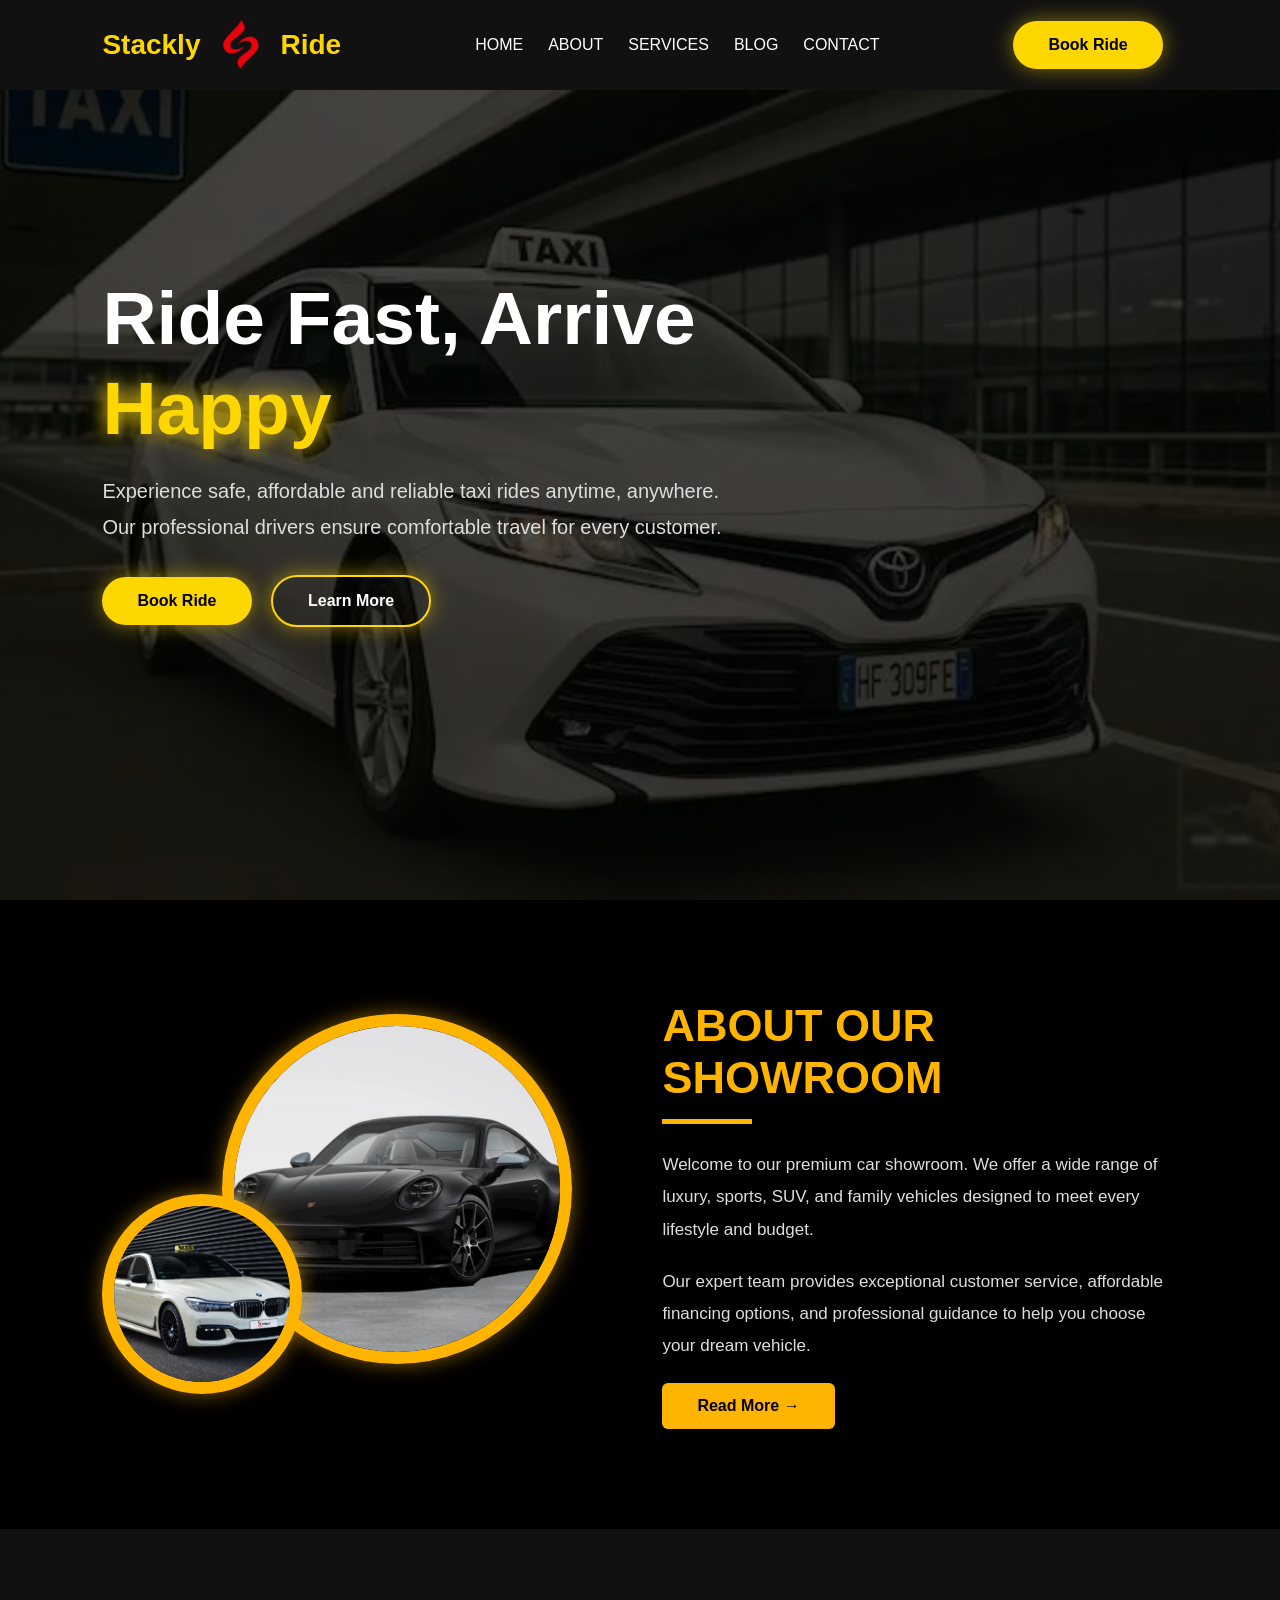
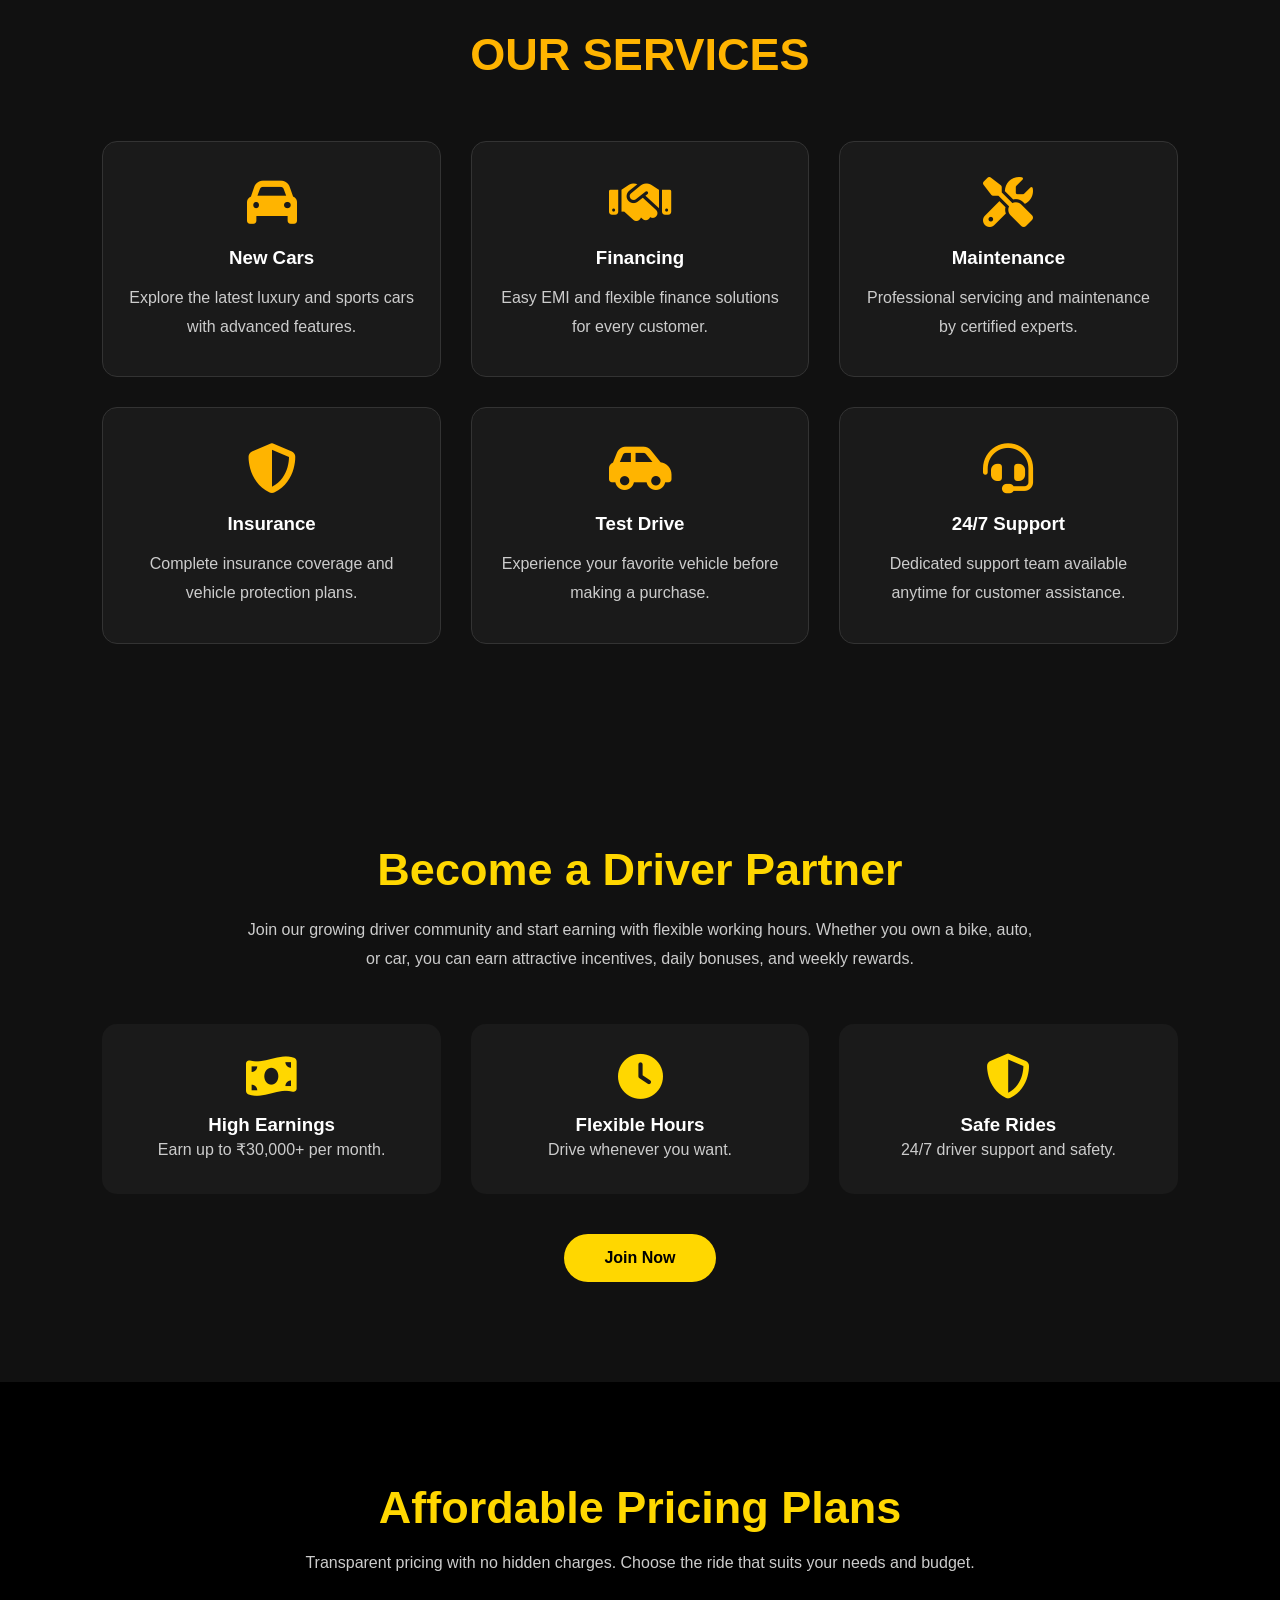
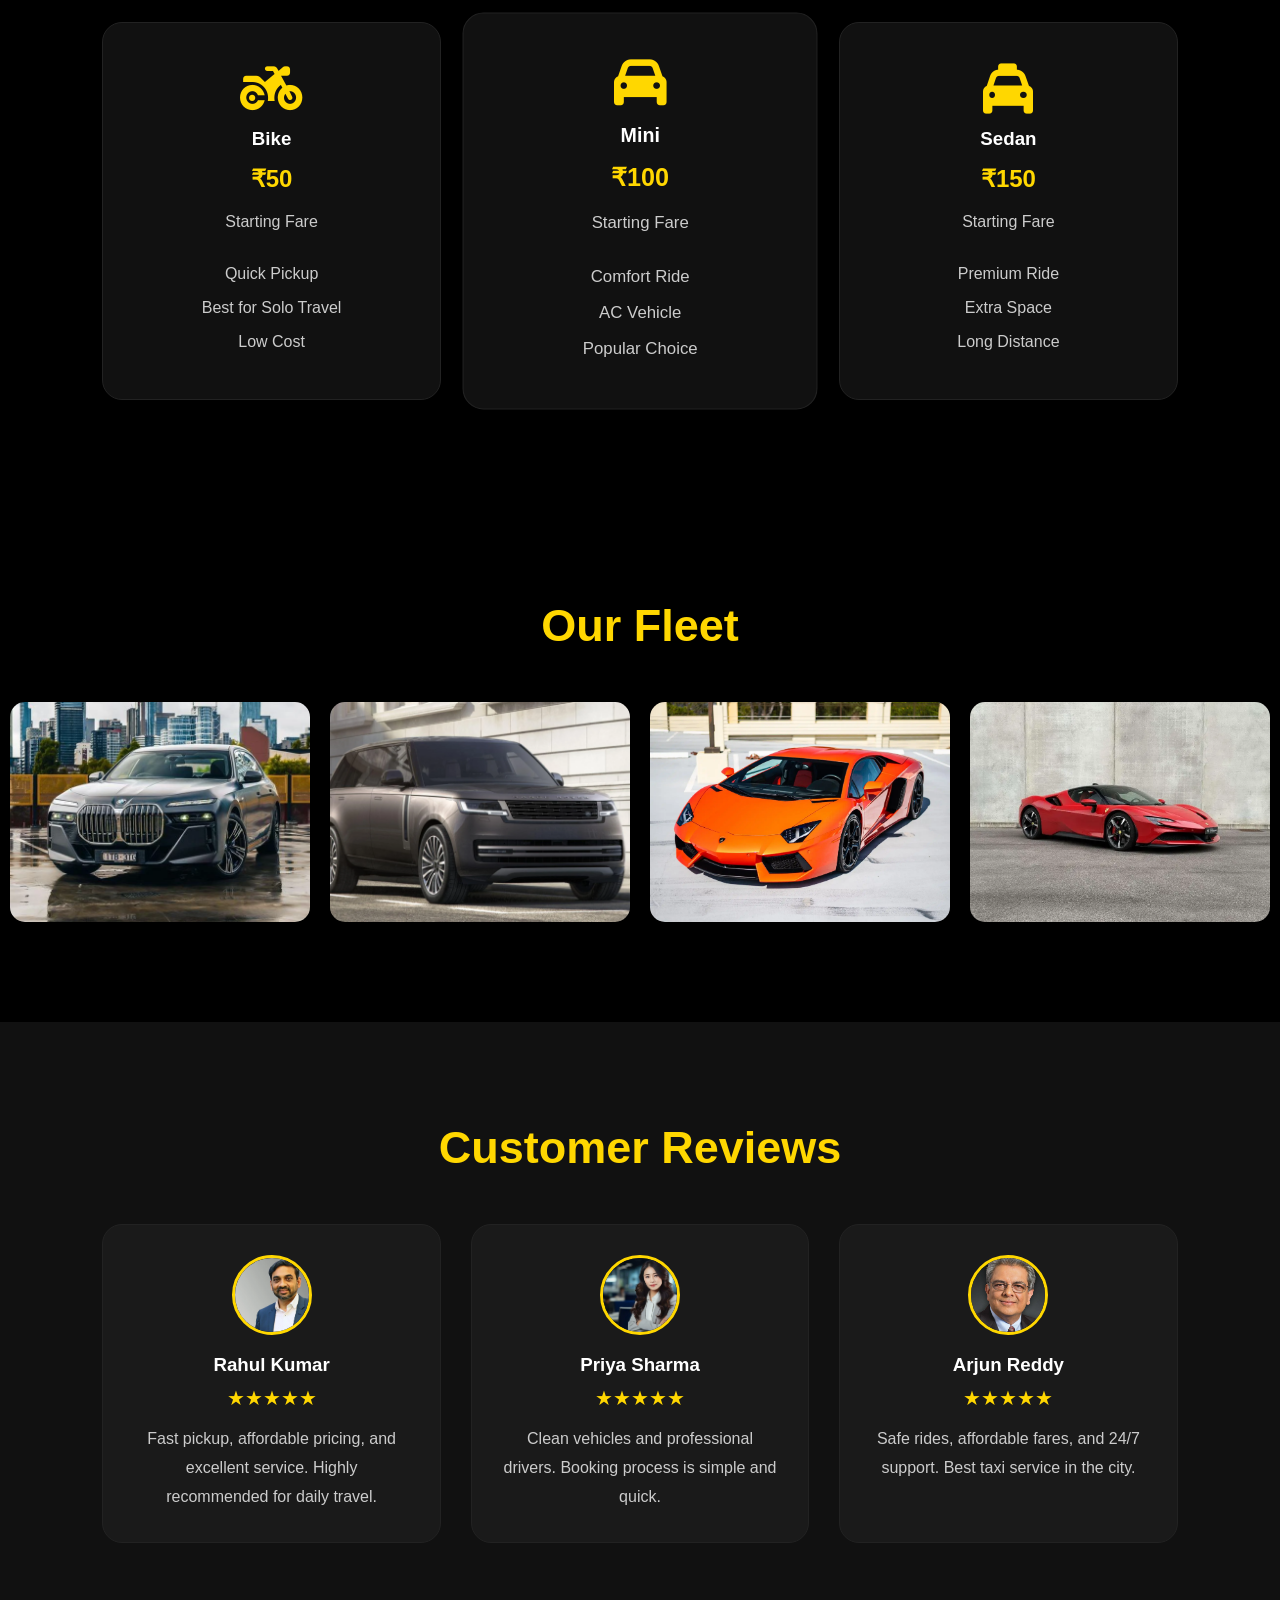
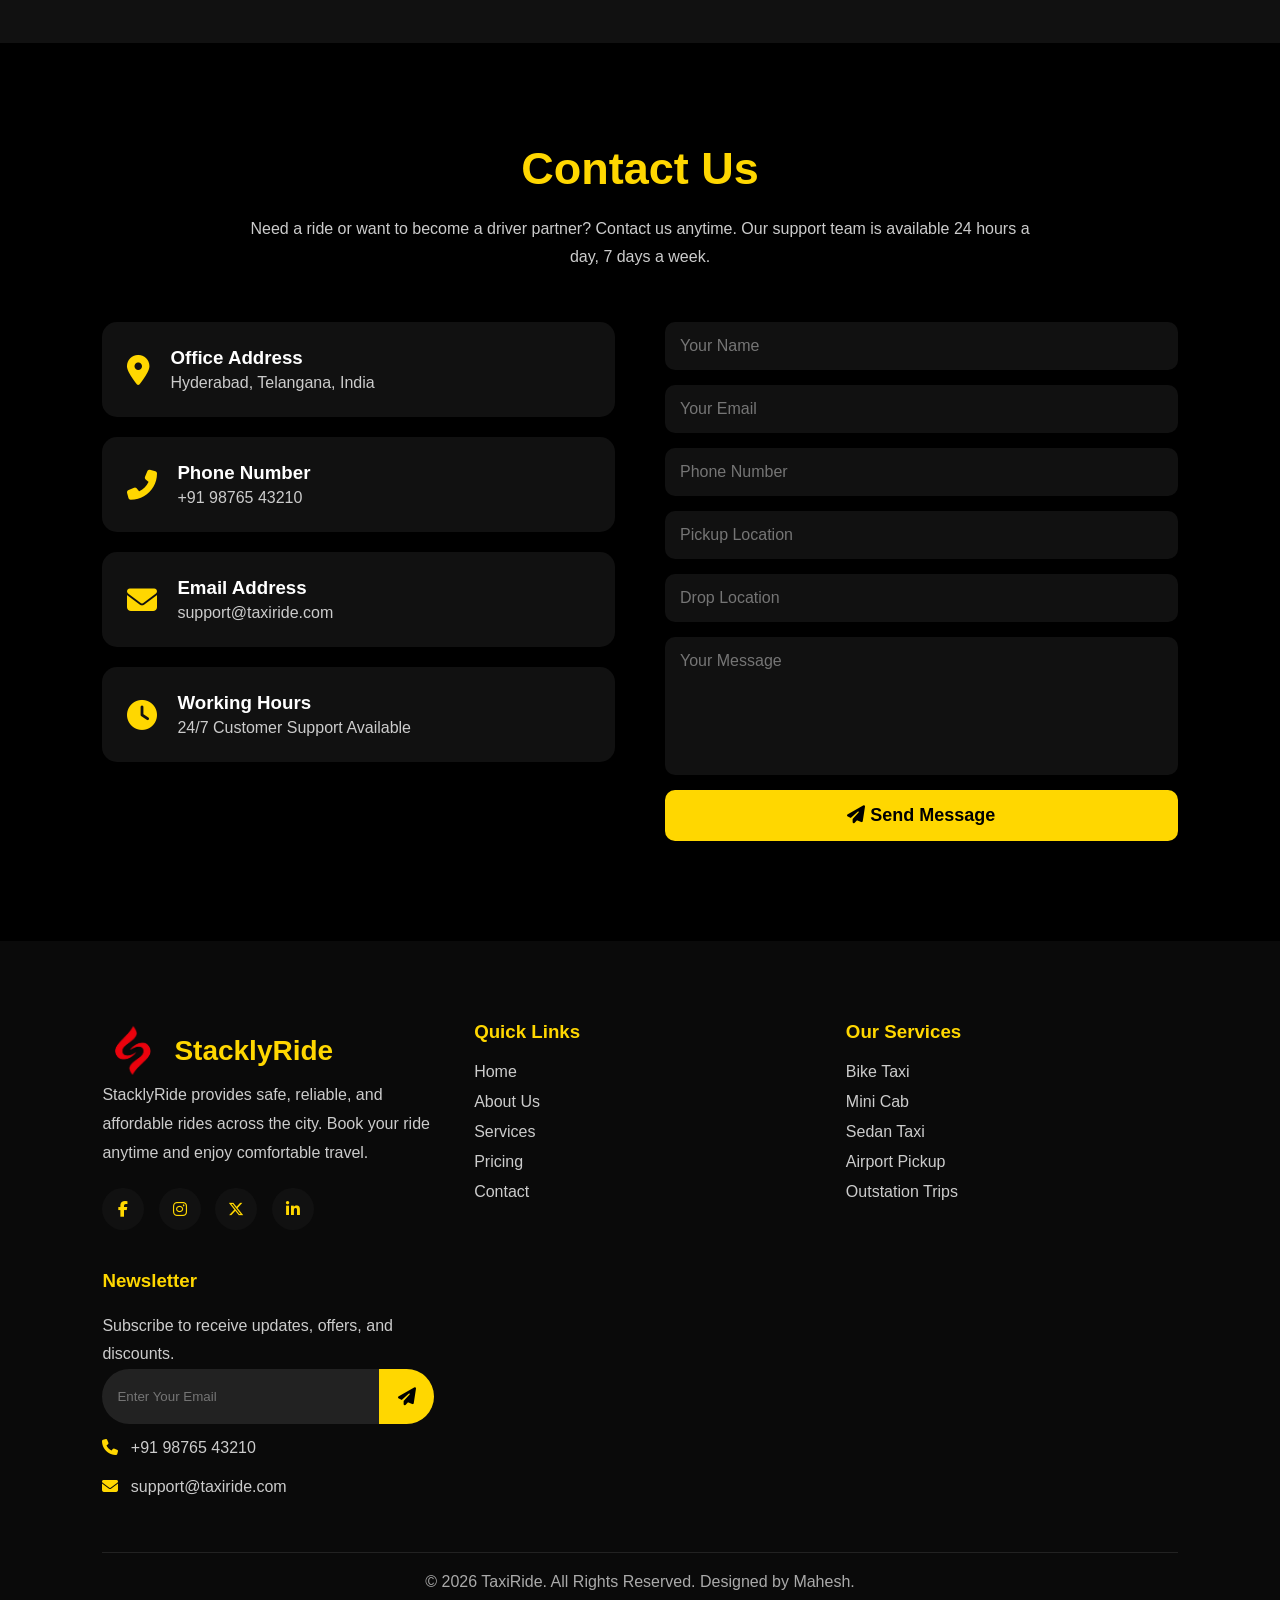
<file: index.html>
<!DOCTYPE html>
<html lang="en">
<head>
<meta charset="UTF-8">
<meta name="viewport" content="width=device-width, initial-scale=1.0">
<title>QuickRide Taxi Service</title>

<link rel="stylesheet" href="style.css">

<link rel="stylesheet"
href="https://cdnjs.cloudflare.com/ajax/libs/font-awesome/6.6.0/css/all.min.css">

</head>
<body>

<header>
<div class="logo">
    <span>Stackly</span>
    <a href="index.html">
    <img src="image-12.webp" alt="Stackly Ride Logo">

    <span>Ride</span>
    </a>
</div>

    <!-- Toggle Button -->
    <div class="menu-toggle">
        <i class="fas fa-bars"></i>
    </div>

    <nav>
        <ul id="menu">
            <li><a href="index.html">HOME</a></li>
            <li><a href="about.html">ABOUT</a></li>
            <li><a href="services.html">SERVICES</a></li>

            <li><a href="blog.html">BLOG</a></li>
            <li><a href="contact.html">CONTACT</a></li>

            

            <!-- Mobile Only Button -->
            <li class="mobile-btn">
                <a href="login.html" class="btn">Book Ride</a>
            </li>
        </ul>
    </nav>

    <!-- Desktop Button -->
    <a href="login.html" class="btn desktop-btn">Book Ride</a>

</header>

<section class="hero">
    <div class="overlay"></div>

    <div class="hero-content">
        <h1>Ride Fast, Arrive <span>Happy</span></h1>

        <p>
            Experience safe, affordable and reliable taxi rides
            anytime, anywhere. Our professional drivers ensure
            comfortable travel for every customer.
        </p>

        <div class="hero-btns">
            <a href="login.html" class="btn">Book Ride</a>
            <a href="about.html" class="btn btn2">Learn More</a>
        </div>
    </div>
</section>

<!-- ABOUT SECTION -->

<section class="about">

    <div class="about-container">

        <div class="about-images slide-left">

            <div class="circle big">
                <img src="image-5.webp" alt="Car">
            </div>

            <div class="circle small">
                <img src="image-11.webp" alt="Luxury Car">
            </div>

        </div>

        <div class="about-content slide-right">

            <h2>ABOUT OUR SHOWROOM</h2>

            <div class="line"></div>

            <p>
                Welcome to our premium car showroom. We offer a wide range of
                luxury, sports, SUV, and family vehicles designed to meet every
                lifestyle and budget.
            </p>

            <p>
                Our expert team provides exceptional customer service,
                affordable financing options, and professional guidance to help
                you choose your dream vehicle.
            </p>

            <a href="about.html" class="about-btn">Read More →</a>

        </div>

    </div>

</section>


<!-- SERVICES SECTION -->

<section class="services">

    <h2>OUR SERVICES</h2>

    <div class="service-box">

        <div class="card">
            <i class="fas fa-car"></i>
            <h3>New Cars</h3>
            <p>
                Explore the latest luxury and sports cars with advanced features.
            </p>
        </div>

        <div class="card">
            <i class="fas fa-handshake"></i>
            <h3>Financing</h3>
            <p>
                Easy EMI and flexible finance solutions for every customer.
            </p>
        </div>

        <div class="card">
            <i class="fas fa-tools"></i>
            <h3>Maintenance</h3>
            <p>
                Professional servicing and maintenance by certified experts.
            </p>
        </div>

        <div class="card">
            <i class="fas fa-shield-alt"></i>
            <h3>Insurance</h3>
            <p>
                Complete insurance coverage and vehicle protection plans.
            </p>
        </div>

        <div class="card">
            <i class="fas fa-car-side"></i>
            <h3>Test Drive</h3>
            <p>
                Experience your favorite vehicle before making a purchase.
            </p>
        </div>

        <div class="card">
            <i class="fas fa-headset"></i>
            <h3>24/7 Support</h3>
            <p>
                Dedicated support team available anytime for customer assistance.
            </p>
        </div>

    </div>

</section>
<!-- DRIVER SECTION -->

<section class="drivers">

    <h2>Become a Driver Partner</h2>

    <p>
        Join our growing driver community and start earning with flexible
        working hours. Whether you own a bike, auto, or car, you can earn
        attractive incentives, daily bonuses, and weekly rewards.
    </p>

    <div class="driver-features">

        <div class="feature">
            <i class="fas fa-money-bill-wave"></i>
            <h3>High Earnings</h3>
            <p>Earn up to ₹30,000+ per month.</p>
        </div>

        <div class="feature">
            <i class="fas fa-clock"></i>
            <h3>Flexible Hours</h3>
            <p>Drive whenever you want.</p>
        </div>

        <div class="feature">
            <i class="fas fa-shield-alt"></i>
            <h3>Safe Rides</h3>
            <p>24/7 driver support and safety.</p>
        </div>

    </div>

    <a href="contact.html" class="driver-btn">Join Now</a>

</section>


<!-- PRICING SECTION -->

<section id="pricing" class="pricing">

    <h2>Affordable Pricing Plans</h2>

    <p class="price-text">
        Transparent pricing with no hidden charges. Choose the ride that
        suits your needs and budget.
    </p>

    <div class="price-box">

        <div class="card">
            <i class="fas fa-motorcycle"></i>
            <h3>Bike</h3>
            <h1>₹50</h1>
            <p>Starting Fare</p>
            <ul>
                <li>Quick Pickup</li>
                <li>Best for Solo Travel</li>
                <li>Low Cost</li>
            </ul>
        </div>

        <div class="card active">
            <i class="fas fa-car"></i>
            <h3>Mini</h3>
            <h1>₹100</h1>
            <p>Starting Fare</p>
            <ul>
                <li>Comfort Ride</li>
                <li>AC Vehicle</li>
                <li>Popular Choice</li>
            </ul>
        </div>

        <div class="card">
            <i class="fas fa-taxi"></i>
            <h3>Sedan</h3>
            <h1>₹150</h1>
            <p>Starting Fare</p>
            <ul>
                <li>Premium Ride</li>
                <li>Extra Space</li>
                <li>Long Distance</li>
            </ul>
        </div>

    </div>

</section>

<!-- OUR FLEET -->

<section class="gallery">

    <h2>Our Fleet</h2>

    <div class="slider">

        <div class="slide-track">

            <img src="image-1.webp" alt="Taxi">
            <img src="image-2.webp" alt="Car">
            <img src="image-3.webp" alt="Luxury Car">
            <img src="image-4.webp" alt="Cab">
            <img src="image-5.webp" alt="Taxi Service">
            <img src="image-6.webp" alt="Fleet">

            <!-- Duplicate for Infinite Scroll -->

            <img src="image-10.webp" alt="Taxi">
            <img src="image-11.webp" alt="Car">
            <img src="image-9.webp" alt="Luxury Car">
            <img src="image-1.webp" alt="Cab">
            <img src="image-4.webp" alt="Taxi Service">
            <img src="image-5.webp" alt="Fleet">

        </div>

    </div>

</section>


<!-- CUSTOMER REVIEWS -->

<section class="reviews">

    <h2>Customer Reviews</h2>

    <div class="review-container">

        <div class="review-card">

            <img src="m_11zon.webp" alt="Customer">

            <h3>Rahul Kumar</h3>

            <div class="stars">
                ★★★★★
            </div>

            <p>
                Fast pickup, affordable pricing, and excellent service.
                Highly recommended for daily travel.
            </p>

        </div>

        <div class="review-card">

            <img src="asian_11zon.webp" alt="Customer">

            <h3>Priya Sharma</h3>

            <div class="stars">
                ★★★★★
            </div>

            <p>
                Clean vehicles and professional drivers.
                Booking process is simple and quick.
            </p>

        </div>

        <div class="review-card">

            <img src="k_11zon.webp" alt="Customer">

            <h3>Arjun Reddy</h3>

            <div class="stars">
                ★★★★★
            </div>

            <p>
                Safe rides, affordable fares, and 24/7 support.
                Best taxi service in the city.
            </p>

        </div>

    </div>

</section>


<!-- CONTACT US -->

<section id="contact" class="contact">

    <h2>Contact Us</h2>

    <p class="contact-text">
        Need a ride or want to become a driver partner?
        Contact us anytime. Our support team is available
        24 hours a day, 7 days a week.
    </p>

    <div class="contact-container">

        <!-- Contact Information -->

        <div class="contact-info">

            <div class="info-box">
                <i class="fas fa-map-marker-alt"></i>

                <div>
                    <h3>Office Address</h3>
                    <p>Hyderabad, Telangana, India</p>
                </div>
            </div>

            <div class="info-box">
                <i class="fas fa-phone-alt"></i>

                <div>
                    <h3>Phone Number</h3>
                    <p>+91 98765 43210</p>
                </div>
            </div>

            <div class="info-box">
                <i class="fas fa-envelope"></i>

                <div>
                    <h3>Email Address</h3>
                    <p>support@taxiride.com</p>
                </div>
            </div>

            <div class="info-box">
                <i class="fas fa-clock"></i>

                <div>
                    <h3>Working Hours</h3>
                    <p>24/7 Customer Support Available</p>
                </div>
            </div>

        </div>

        <!-- Contact Form -->

        <form class="contact-form">

            <input type="text" placeholder="Your Name" required>

            <input type="email" placeholder="Your Email" required>

            <input type="tel" placeholder="Phone Number">

            <input type="text" placeholder="Pickup Location">

            <input type="text" placeholder="Drop Location">

            <textarea rows="6" placeholder="Your Message"></textarea>

            <button type="submit">
                <i class="fas fa-paper-plane"></i>
                Send Message
            </button>

        </form>

    </div>

</section>
<!-- FOOTER SECTION -->

<footer class="footer">

    <div class="footer-container">

        <!-- Company Info -->
<div class="footer-box">

    <div class="footer-logo">
        <a href="index.html">
            <img src="image-12.webp" alt="">
            <h2>StacklyRide</h2>
        </a>
    </div>

    <p>
        StacklyRide provides safe, reliable, and affordable rides across
        the city. Book your ride anytime and enjoy comfortable travel.
    </p>

    <div class="social-icons">
        <a href="404.html"><i class="fab fa-facebook-f"></i></a>
        <a href="404.html"><i class="fab fa-instagram"></i></a>
        <a href="404.html"><i class="fab fa-x-twitter"></i></a>
        <a href="404.html"><i class="fab fa-linkedin-in"></i></a>
    </div>

</div>

        <!-- Quick Links -->

        <div class="footer-box">
            <h3>Quick Links</h3>

            <ul>
                <li><a href="index.html">Home</a></li>
                <li><a href="about.html">About Us</a></li>
                <li><a href="services.html">Services</a></li>
                <li><a href="pricing.html">Pricing</a></li>
                <li><a href="contact.html">Contact</a></li>
            </ul>
        </div>

        <!-- Services -->

        <div class="footer-box">
            <h3>Our Services</h3>

            <ul>
                <li> <a href="services.html">Bike Taxi</a></li>
                <li> <a href="services.html">Mini Cab</a></li>
                <li> <a href="services.html">Sedan Taxi</a></li>
                <li> <a href="services.html">Airport Pickup</a></li>
                <li> <a href="services.html">Outstation Trips</a></li>
            </ul>
        </div>

        <!-- Newsletter -->

        <div class="footer-box">
            <h3>Newsletter</h3>

            <p>
                Subscribe to receive updates, offers, and discounts.
            </p>

        <form class="subscribe-form" action="404.html">
    <input type="email" placeholder="Enter Your Email" required>

    <button type="submit">
        <i class="fas fa-paper-plane"></i>
    </button>
</form>

            <p class="support">
                <i class="fas fa-phone"></i> +91 98765 43210
            </p>

            <p class="support">
                <i class="fas fa-envelope"></i> support@taxiride.com
            </p>

        </div>

    </div>

    <div class="footer-bottom">
        <p>
            © 2026 TaxiRide. All Rights Reserved. Designed by Mahesh.
        </p>
    </div>

</footer>
<script src="script.js"></script>

</body>
</html>
</file>
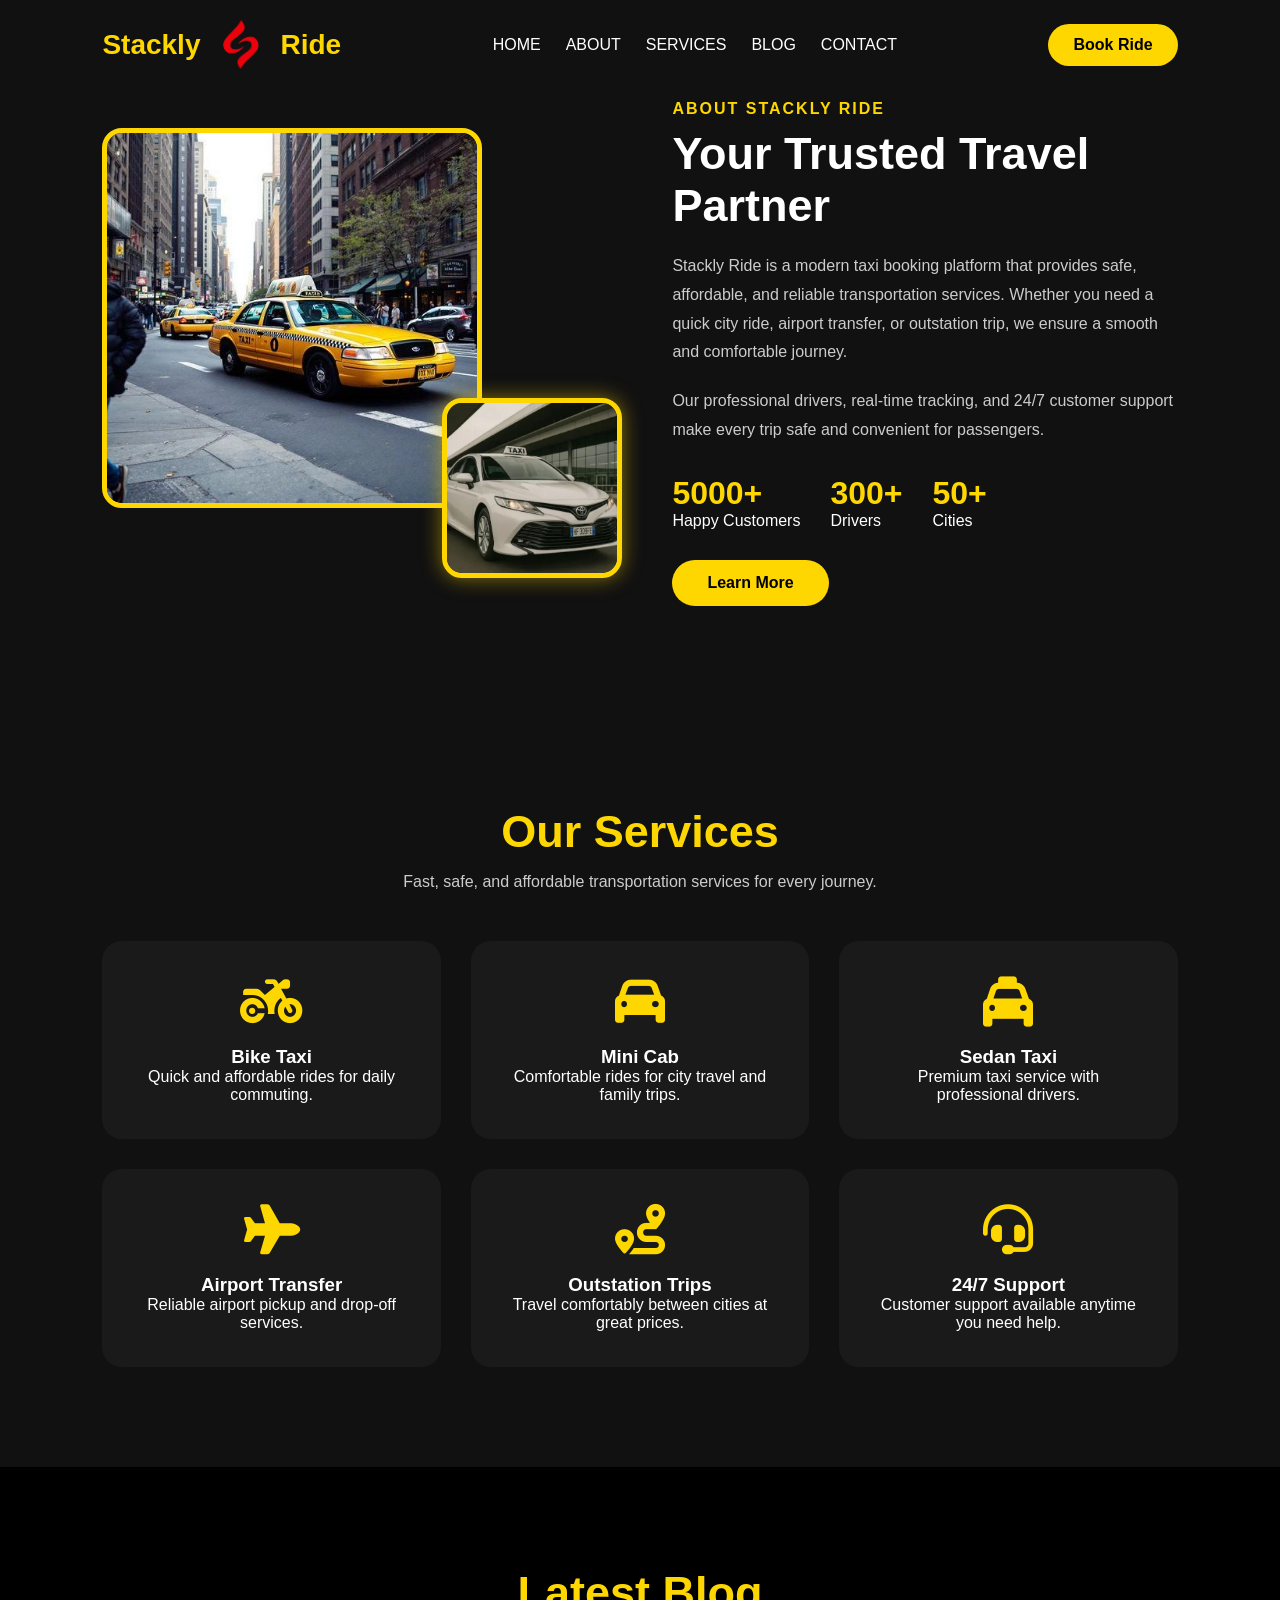
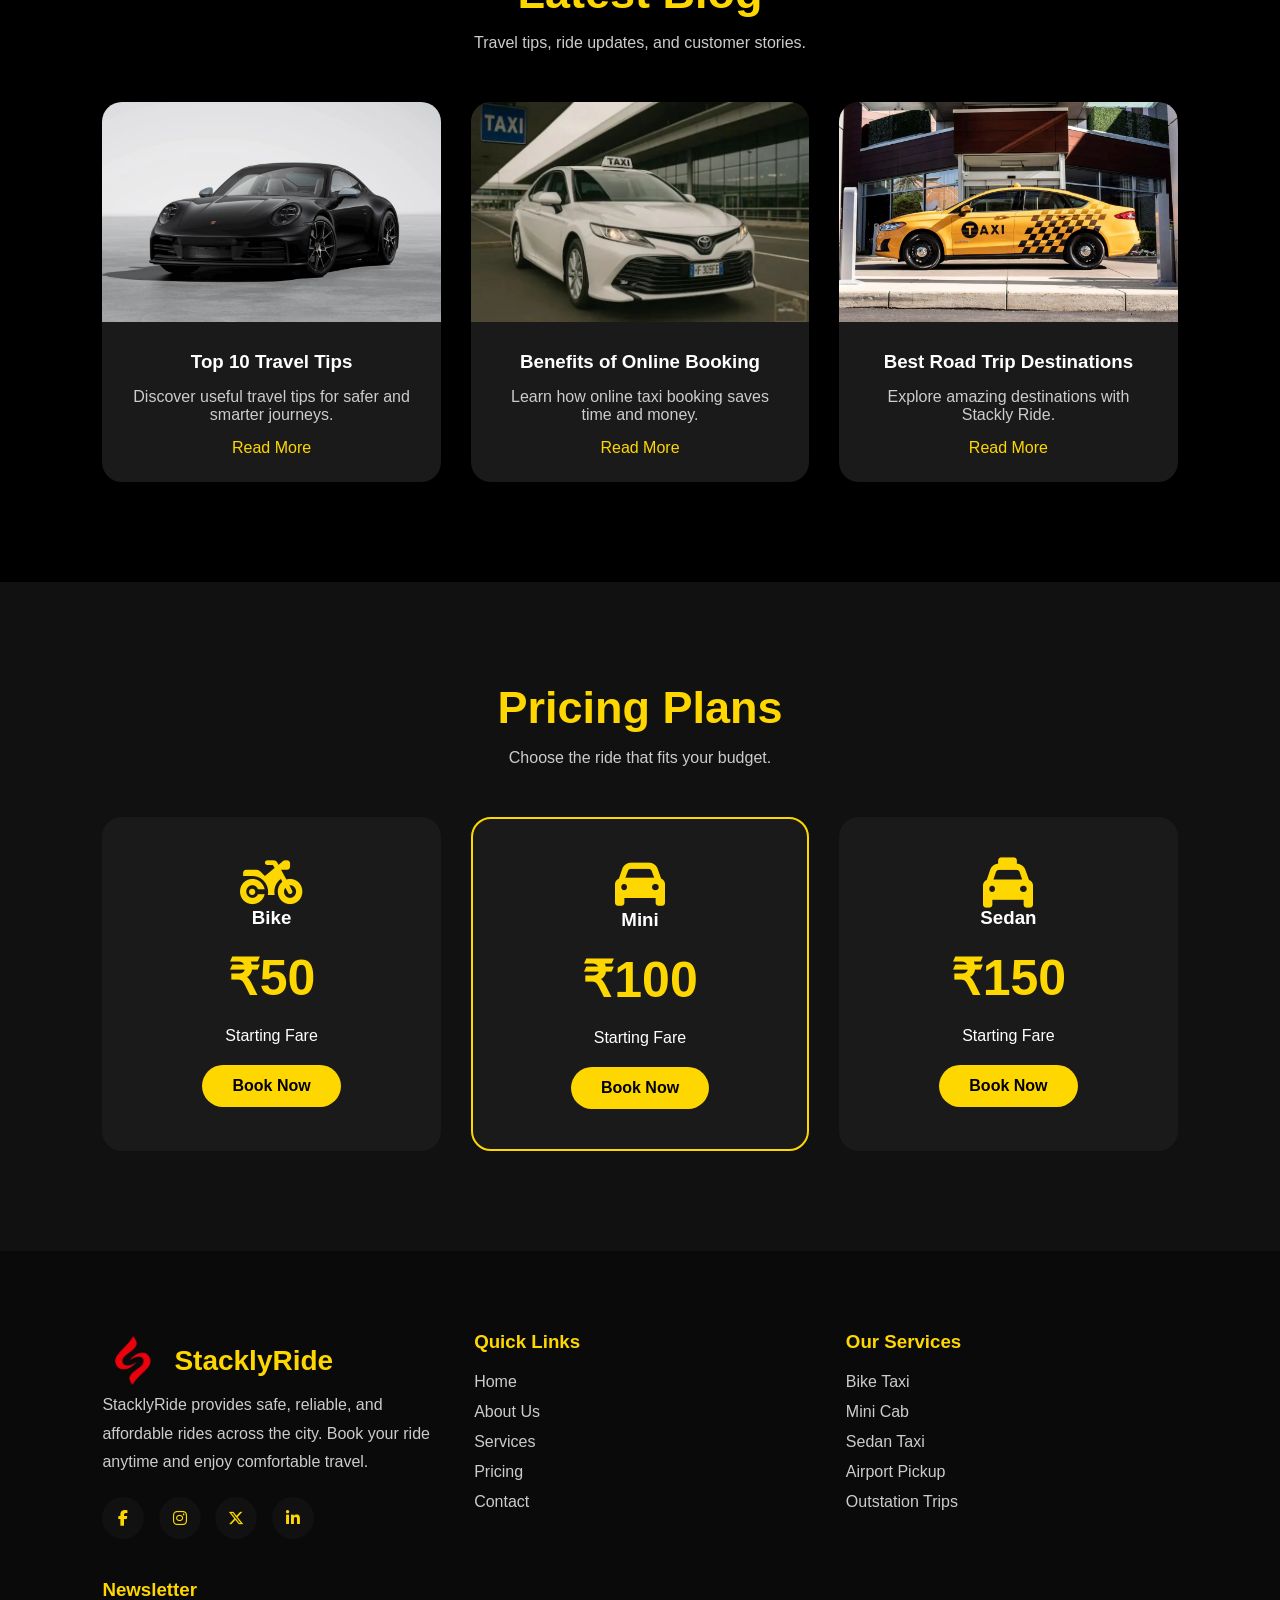
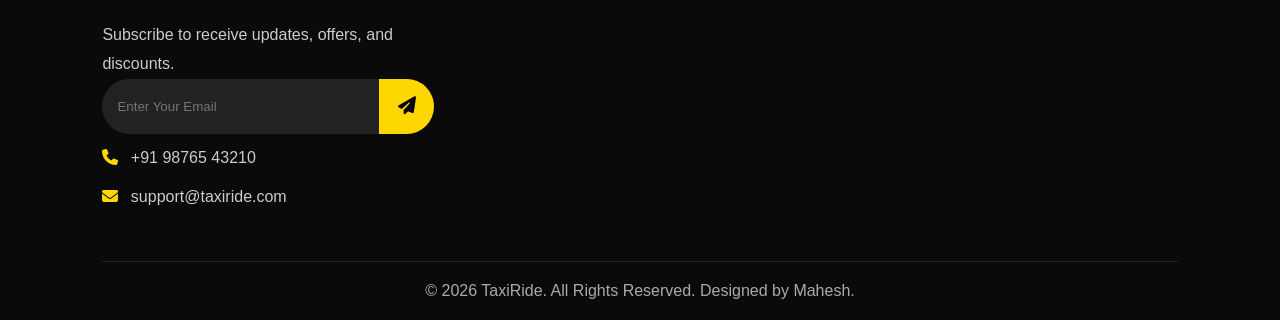
<file: about.html>
<!DOCTYPE html>
<html lang="en">
<head>
<meta charset="UTF-8">
<meta name="viewport" content="width=device-width, initial-scale=1.0">
<title>QuickRide Taxi Service</title>

<link rel="stylesheet" href="about.css">

<link rel="stylesheet"
href="https://cdnjs.cloudflare.com/ajax/libs/font-awesome/6.6.0/css/all.min.css">

</head>
<body>

<header>
<div class="logo">
    <span>Stackly</span>
    <a href="index.html">
    <img src="image-12.webp" alt="Stackly Ride Logo">

    <span>Ride</span>
    </a>
</div>

    <!-- Toggle Button -->
    <div class="menu-toggle">
        <i class="fas fa-bars"></i>
    </div>

    <nav>
        <ul id="menu">
            <li><a href="index.html">HOME</a></li>
            <li><a href="about.html">ABOUT</a></li>
            <li><a href="services.html">SERVICES</a></li>

            <li><a href="blog.html">BLOG</a></li>
            <li><a href="contact.html">CONTACT</a></li>

            

            <!-- Mobile Only Button -->
            <li class="mobile-btn">
                <a href="login.html" class="btn">Book Ride</a>
            </li>
        </ul>
    </nav>

    <!-- Desktop Button -->
    <a href="login.html" class="btn desktop-btn">Book Ride</a>

</header>

<section id="about" class="about">

    <div class="about-container">

        <!-- Images -->

        <div class="about-images">

            <div class="big-image">
                <img src="image-8.webp" alt="Taxi Ride">
            </div>

            <div class="small-image">
                <img src="image-9.webp" alt="Car">
            </div>

        </div>

        <!-- Content -->

        <div class="about-content">

            <h4>ABOUT STACKLY RIDE</h4>

            <h2>Your Trusted Travel Partner</h2>

            <p>
                Stackly Ride is a modern taxi booking platform that provides
                safe, affordable, and reliable transportation services.
                Whether you need a quick city ride, airport transfer,
                or outstation trip, we ensure a smooth and comfortable journey.
            </p>

            <p>
                Our professional drivers, real-time tracking, and 24/7 customer
                support make every trip safe and convenient for passengers.
            </p>

            <div class="about-stats">

                <div class="stat">
                    <h3 class="counter" data-target="5000">5000+</h3>
                    <span>Happy Customers</span>
                </div>

                <div class="stat">
                    <h3 class="counter" data-target="300">300+</h3>
                    <span>Drivers</span>
                </div>

                <div class="stat">
                    <h3 class="counter" data-target="50">50+</h3>
                    <span>Cities</span>
                </div>

            </div>

            <a href="contact.html" class="about-btn">Learn More</a>

        </div>

    </div>

</section>

</section>
<section id="services" class="services">

    <h2>Our Services</h2>
    <p class="section-text">
        Fast, safe, and affordable transportation services for every journey.
    </p>

    <div class="service-container">

        <div class="service-card">
            <i class="fas fa-motorcycle"></i>
            <h3>Bike Taxi</h3>
            <p>Quick and affordable rides for daily commuting.</p>
        </div>

        <div class="service-card">
            <i class="fas fa-car"></i>
            <h3>Mini Cab</h3>
            <p>Comfortable rides for city travel and family trips.</p>
        </div>

        <div class="service-card">
            <i class="fas fa-taxi"></i>
            <h3>Sedan Taxi</h3>
            <p>Premium taxi service with professional drivers.</p>
        </div>

        <div class="service-card">
            <i class="fas fa-plane"></i>
            <h3>Airport Transfer</h3>
            <p>Reliable airport pickup and drop-off services.</p>
        </div>

        <div class="service-card">
            <i class="fas fa-route"></i>
            <h3>Outstation Trips</h3>
            <p>Travel comfortably between cities at great prices.</p>
        </div>

        <div class="service-card">
            <i class="fas fa-headset"></i>
            <h3>24/7 Support</h3>
            <p>Customer support available anytime you need help.</p>
        </div>

    </div>

</section>
<section id="blog" class="blog">

    <h2>Latest Blog</h2>
    <p class="section-text">
        Travel tips, ride updates, and customer stories.
    </p>

    <div class="blog-container">

        <div class="blog-card">
            <img src="image-5.webp" alt="">
            <div class="blog-content">
                <h3>Top 10 Travel Tips</h3>
                <p>Discover useful travel tips for safer and smarter journeys.</p>
                <a href="404.html">Read More</a>
            </div>
        </div>

        <div class="blog-card">
            <img src="image-9.webp" alt="">
            <div class="blog-content">
                <h3>Benefits of Online Booking</h3>
                <p>Learn how online taxi booking saves time and money.</p>
                <a href="404.html">Read More</a>
            </div>
        </div>

        <div class="blog-card">
            <img src="image-10.webp" alt="">
            <div class="blog-content">
                <h3>Best Road Trip Destinations</h3>
                <p>Explore amazing destinations with Stackly Ride.</p>
                <a href="404.html">Read More</a>
            </div>
        </div>

    </div>

</section>
<section id="pricing" class="pricing">

    <h2>Pricing Plans</h2>
    <p class="section-text">
        Choose the ride that fits your budget.
    </p>

    <div class="pricing-container">

        <div class="price-card">
            <i class="fas fa-motorcycle"></i>
            <h3>Bike</h3>
            <h1>₹50</h1>
            <p>Starting Fare</p>
            <a href="404.html" class="price-btn">Book Now</a>
        </div>

        <div class="price-card featured">
            <i class="fas fa-car"></i>
            <h3>Mini</h3>
            <h1>₹100</h1>
            <p>Starting Fare</p>
            <a href="404.html" class="price-btn">Book Now</a>
        </div>

        <div class="price-card">
            <i class="fas fa-taxi"></i>
            <h3>Sedan</h3>
            <h1>₹150</h1>
            <p>Starting Fare</p>
            <a href="404.html" class="price-btn">Book Now</a>
        </div>

    </div>

</section>
<!-- FOOTER SECTION -->

<footer class="footer">

    <div class="footer-container">

        <!-- Company Info -->
<div class="footer-box">

    <div class="footer-logo">
        <a href="index.html">
            <img src="image-12.webp" alt="">
            <h2>StacklyRide</h2>
        </a>
    </div>

    <p>
        StacklyRide provides safe, reliable, and affordable rides across
        the city. Book your ride anytime and enjoy comfortable travel.
    </p>

    <div class="social-icons">
        <a href="404.html"><i class="fab fa-facebook-f"></i></a>
        <a href="404.html"><i class="fab fa-instagram"></i></a>
        <a href="404.html"><i class="fab fa-x-twitter"></i></a>
        <a href="404.html"><i class="fab fa-linkedin-in"></i></a>
    </div>

</div>

        <!-- Quick Links -->

        <div class="footer-box">
            <h3>Quick Links</h3>

            <ul>
                <li><a href="index.html">Home</a></li>
                <li><a href="about.html">About Us</a></li>
                <li><a href="services.html">Services</a></li>
                <li><a href="pricing.html">Pricing</a></li>
                <li><a href="contact.html">Contact</a></li>
            </ul>
        </div>

        <!-- Services -->

        <div class="footer-box">
            <h3>Our Services</h3>

            <ul>
                <li> <a href="services.html">Bike Taxi</a></li>
                <li> <a href="services.html">Mini Cab</a></li>
                <li> <a href="services.html">Sedan Taxi</a></li>
                <li> <a href="services.html">Airport Pickup</a></li>
                <li> <a href="services.html">Outstation Trips</a></li>
            </ul>
        </div>

        <!-- Newsletter -->

        <div class="footer-box">
            <h3>Newsletter</h3>

            <p>
                Subscribe to receive updates, offers, and discounts.
            </p>

        <form class="subscribe-form" action="404.html">
    <input type="email" placeholder="Enter Your Email" required>

    <button type="submit">
        <i class="fas fa-paper-plane"></i>
    </button>
</form>

            <p class="support">
                <i class="fas fa-phone"></i> +91 98765 43210
            </p>

            <p class="support">
                <i class="fas fa-envelope"></i> support@taxiride.com
            </p>

        </div>

    </div>

    <div class="footer-bottom">
        <p>
            © 2026 TaxiRide. All Rights Reserved. Designed by Mahesh.
        </p>
    </div>

</footer>
<script src="about.js"></script>

</body>
</html>
</file>
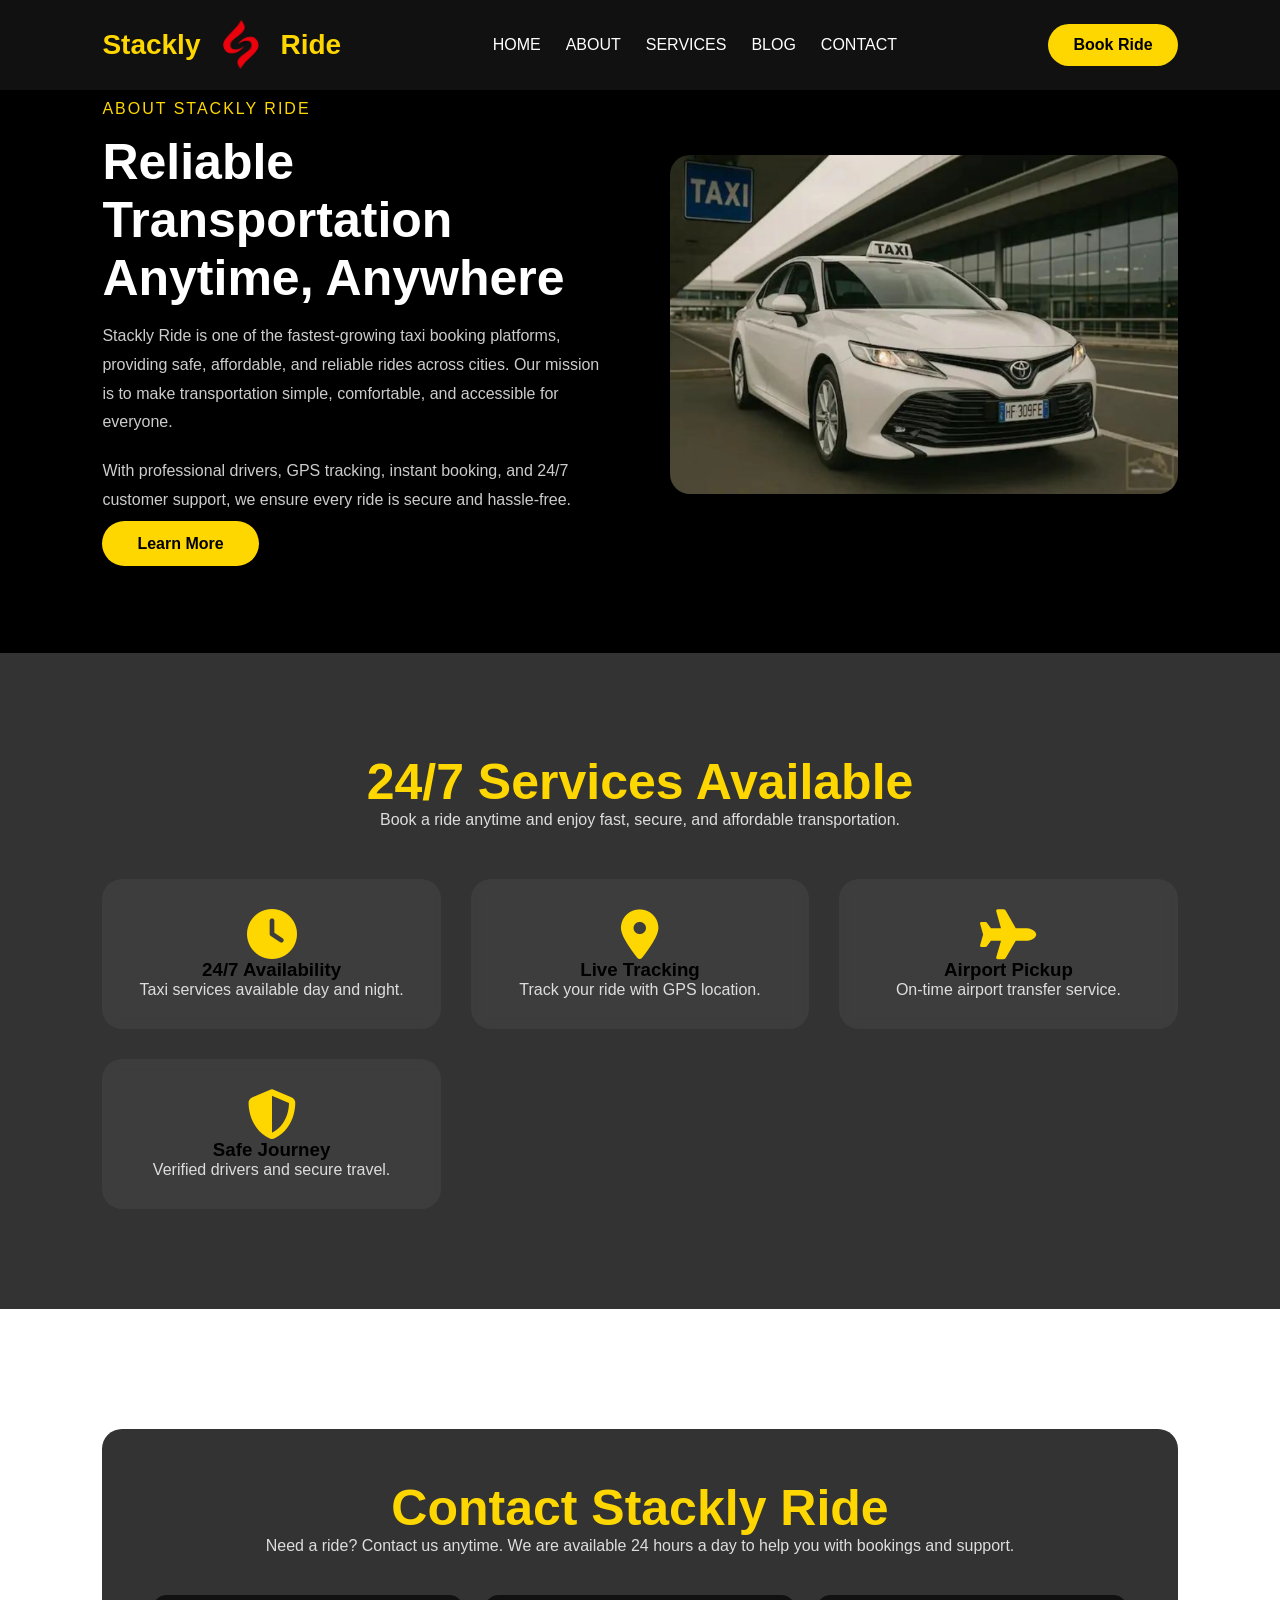
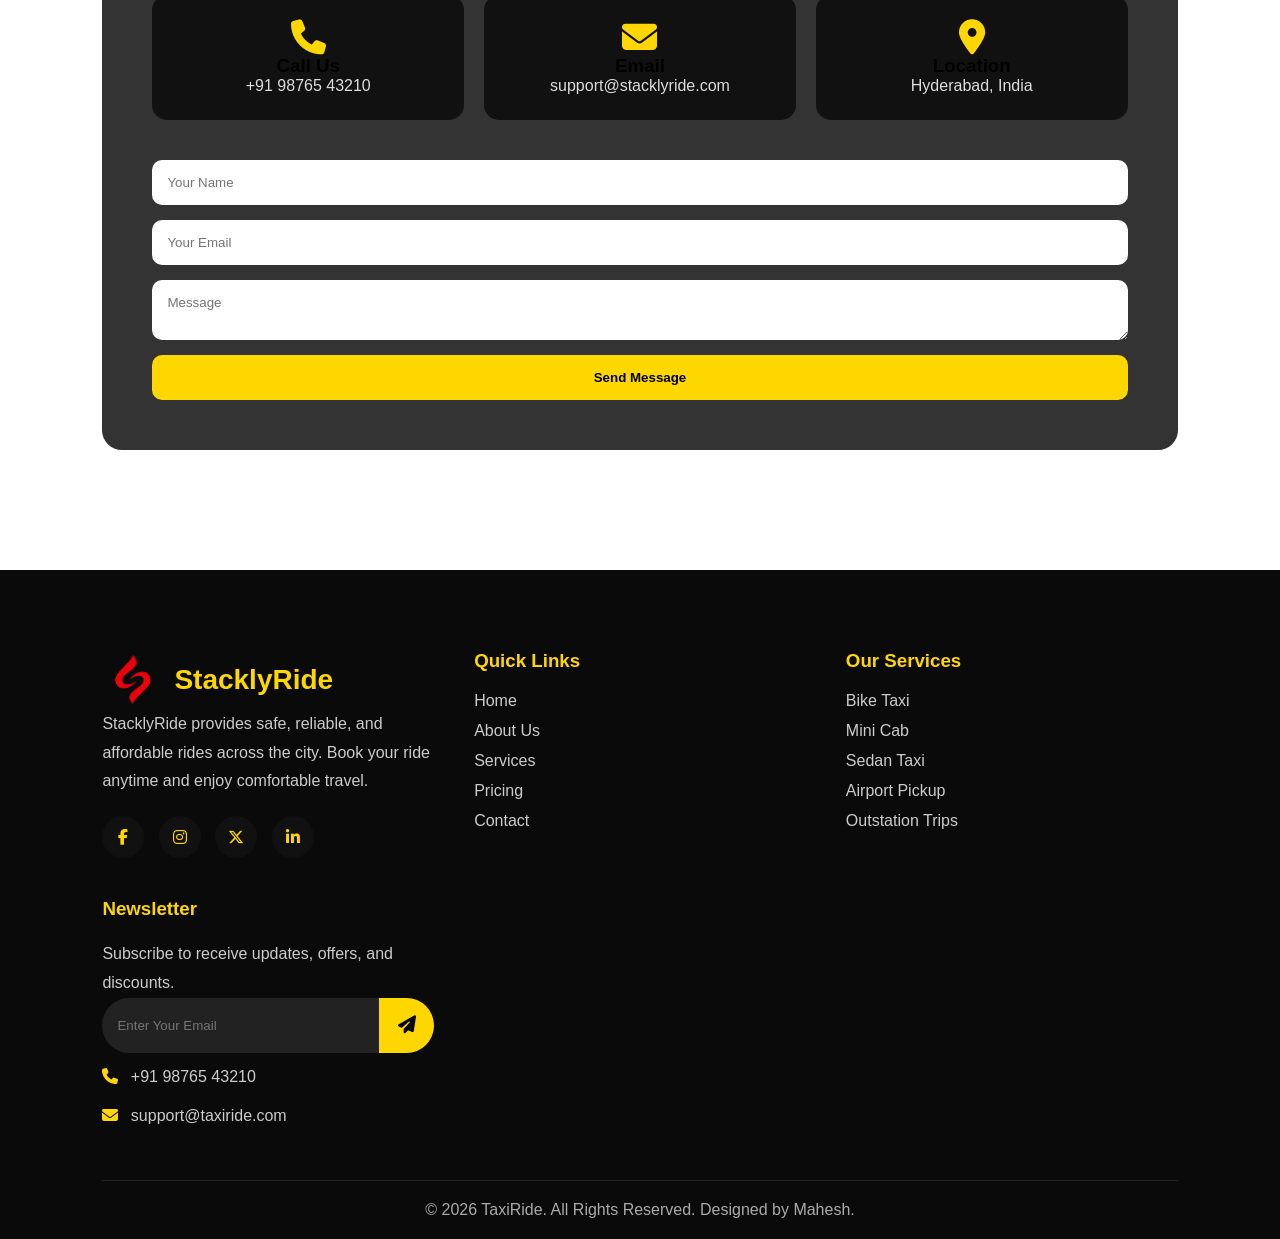
<file: contact.html>
<!DOCTYPE html>
<html lang="en">
<head>
<meta charset="UTF-8">
<meta name="viewport" content="width=device-width, initial-scale=1.0">
<title>QuickRide Taxi Service</title>

<link rel="stylesheet" href="contact.css">

<link rel="stylesheet"
href="https://cdnjs.cloudflare.com/ajax/libs/font-awesome/6.6.0/css/all.min.css">

</head>
<body>

<header>
<div class="logo">
    <span>Stackly</span>
    <a href="index.html">
    <img src="image-12.webp" alt="Stackly Ride Logo">

    <span>Ride</span>
    </a>
</div>

    <!-- Toggle Button -->
    <div class="menu-toggle">
        <i class="fas fa-bars"></i>
    </div>

    <nav>
        <ul id="menu">
            <li><a href="index.html">HOME</a></li>
            <li><a href="about.html">ABOUT</a></li>
            <li><a href="services.html">SERVICES</a></li>

            <li><a href="blog.html">BLOG</a></li>
            <li><a href="contact.html">CONTACT</a></li>

            

            <!-- Mobile Only Button -->
            <li class="mobile-btn">
                <a href="login.html" class="btn">Book Ride</a>
            </li>
        </ul>
    </nav>

    <!-- Desktop Button -->
    <a href="login.html" class="btn desktop-btn">Book Ride</a>

</header>

<section class="about">

    <div class="about-content">

        <span>ABOUT STACKLY RIDE</span>

        <h2>Reliable Transportation Anytime, Anywhere</h2>

        <p>
            Stackly Ride is one of the fastest-growing taxi booking platforms,
            providing safe, affordable, and reliable rides across cities.
            Our mission is to make transportation simple, comfortable,
            and accessible for everyone.
        </p>

        <p>
            With professional drivers, GPS tracking, instant booking,
            and 24/7 customer support, we ensure every ride is secure
            and hassle-free.
        </p>

        <a href="about.html" class="about-btn">Learn More</a>

    </div>

    <div class="about-image">
        <img src="image-9.webp" alt="">
    </div>

</section>
<section class="services">

    <h2>24/7 Services Available</h2>

    <p>
        Book a ride anytime and enjoy fast, secure, and affordable transportation.
    </p>

    <div class="services-grid">

        <div class="service-card">
            <i class="fas fa-clock"></i>
            <h3>24/7 Availability</h3>
            <p>Taxi services available day and night.</p>
        </div>

        <div class="service-card">
            <i class="fas fa-map-marker-alt"></i>
            <h3>Live Tracking</h3>
            <p>Track your ride with GPS location.</p>
        </div>

        <div class="service-card">
            <i class="fas fa-plane"></i>
            <h3>Airport Pickup</h3>
            <p>On-time airport transfer service.</p>
        </div>

        <div class="service-card">
            <i class="fas fa-shield-alt"></i>
            <h3>Safe Journey</h3>
            <p>Verified drivers and secure travel.</p>
        </div>

    </div>

</section>
<section class="contact">

    <div class="overlay">

        <h2>Contact Stackly Ride</h2>

        <p>
            Need a ride? Contact us anytime. We are available 24 hours
            a day to help you with bookings and support.
        </p>

        <div class="contact-box">

            <div>
                <i class="fas fa-phone"></i>
                <h3>Call Us</h3>
                <p>+91 98765 43210</p>
            </div>

            <div>
                <i class="fas fa-envelope"></i>
                <h3>Email</h3>
                <p>support@stacklyride.com</p>
            </div>

            <div>
                <i class="fas fa-map-marker-alt"></i>
                <h3>Location</h3>
                <p>Hyderabad, India</p>
            </div>

        </div>

        <form class="contact-form">

            <input type="text" placeholder="Your Name">

            <input type="email" placeholder="Your Email">

            <textarea placeholder="Message"></textarea>

            <button>Send Message</button>

        </form>

    </div>

</section>

<!-- FOOTER SECTION -->

<footer class="footer">

    <div class="footer-container">

        <!-- Company Info -->
<div class="footer-box">

    <div class="footer-logo">
        <a href="index.html">
            <img src="image-12.webp" alt="">
            <h2>StacklyRide</h2>
        </a>
    </div>

    <p>
        StacklyRide provides safe, reliable, and affordable rides across
        the city. Book your ride anytime and enjoy comfortable travel.
    </p>

    <div class="social-icons">
        <a href="404.html"><i class="fab fa-facebook-f"></i></a>
        <a href="404.html"><i class="fab fa-instagram"></i></a>
        <a href="404.html"><i class="fab fa-x-twitter"></i></a>
        <a href="404.html"><i class="fab fa-linkedin-in"></i></a>
    </div>

</div>

        <!-- Quick Links -->

        <div class="footer-box">
            <h3>Quick Links</h3>

            <ul>
                <li><a href="index.html">Home</a></li>
                <li><a href="about.html">About Us</a></li>
                <li><a href="services.html">Services</a></li>
                <li><a href="pricing.html">Pricing</a></li>
                <li><a href="contact.html">Contact</a></li>
            </ul>
        </div>

        <!-- Services -->

        <div class="footer-box">
            <h3>Our Services</h3>

            <ul>
                <li> <a href="services.html">Bike Taxi</a></li>
                <li> <a href="services.html">Mini Cab</a></li>
                <li> <a href="services.html">Sedan Taxi</a></li>
                <li> <a href="services.html">Airport Pickup</a></li>
                <li> <a href="services.html">Outstation Trips</a></li>
            </ul>
        </div>

        <!-- Newsletter -->

        <div class="footer-box">
            <h3>Newsletter</h3>

            <p>
                Subscribe to receive updates, offers, and discounts.
            </p>

        <form class="subscribe-form" action="404.html">
    <input type="email" placeholder="Enter Your Email" required>

    <button type="submit">
        <i class="fas fa-paper-plane"></i>
    </button>
</form>

            <p class="support">
                <i class="fas fa-phone"></i> +91 98765 43210
            </p>

            <p class="support">
                <i class="fas fa-envelope"></i> support@taxiride.com
            </p>

        </div>

    </div>

    <div class="footer-bottom">
        <p>
            © 2026 TaxiRide. All Rights Reserved. Designed by Mahesh.
        </p>
    </div>

</footer>
<script src="contact.js"></script>

</body>
</html>
</file>
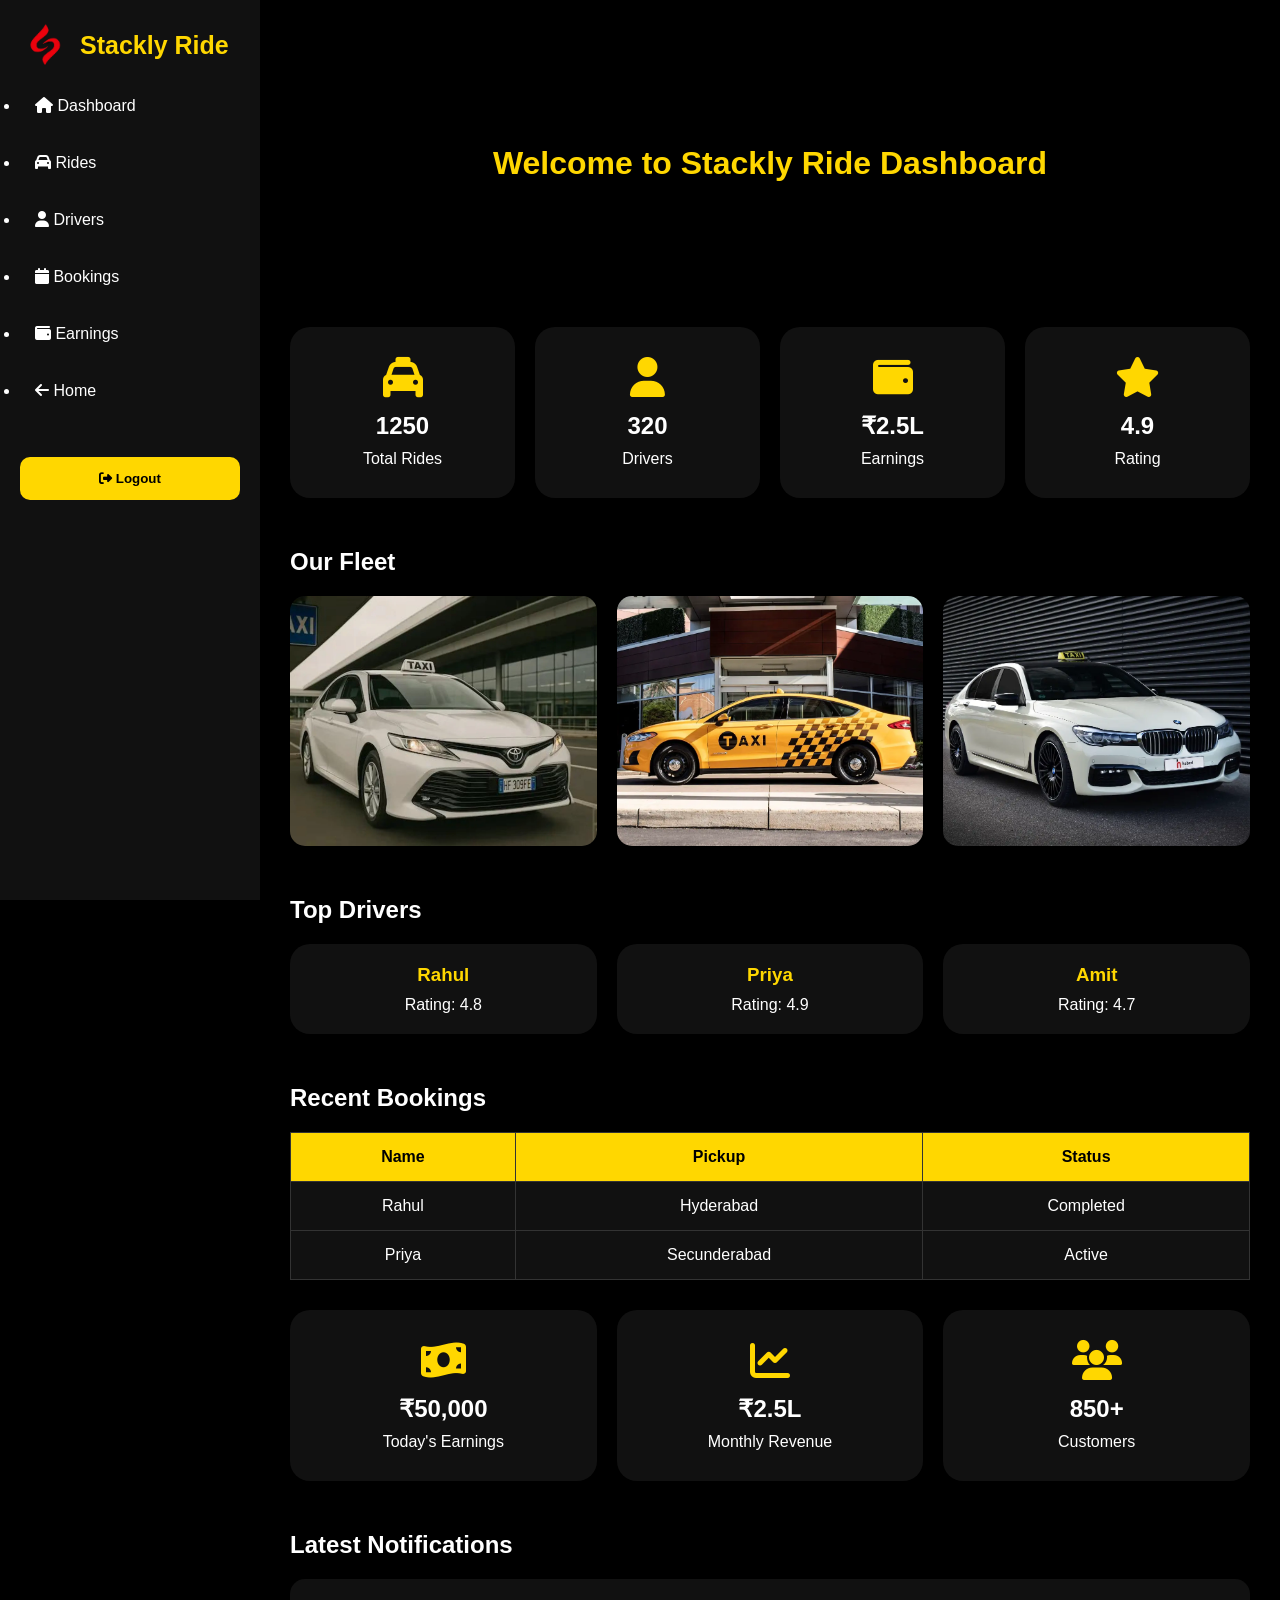
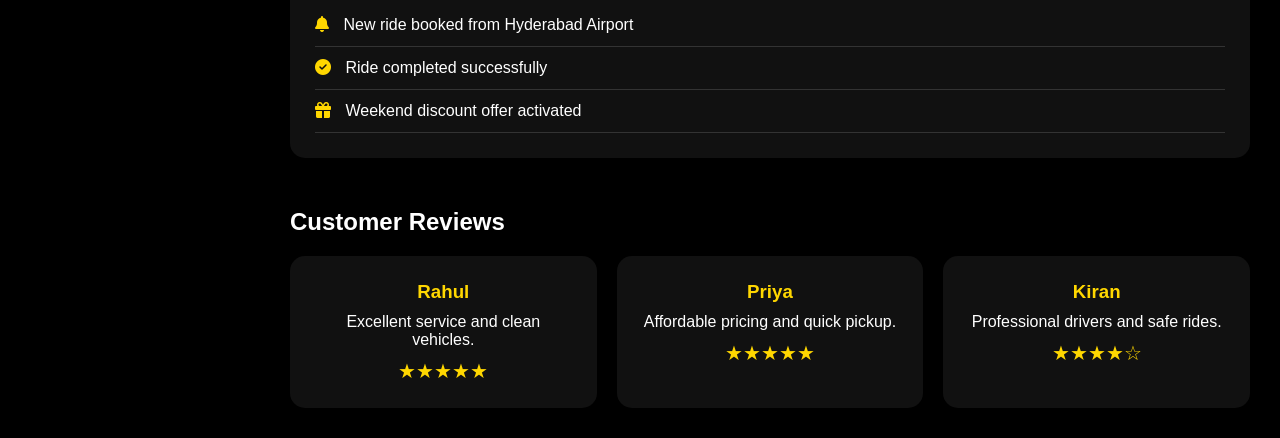
<file: dashboard.html>
<!DOCTYPE html>
<html lang="en">
<head>
<meta charset="UTF-8">
<meta name="viewport" content="width=device-width, initial-scale=1.0">

<title>Stackly Ride Dashboard</title>

<link rel="stylesheet" href="dashboard.css">

<link rel="stylesheet"
href="https://cdnjs.cloudflare.com/ajax/libs/font-awesome/6.6.0/css/all.min.css">
</head>
<body>

<div class="sidebar">
<div class="logo">
    <a href="index.html">
        <img src="image-12.webp" alt="Stackly Ride Logo">
        <span>Stackly Ride</span>
    </a>
</div>
    <ul>
        <li><a href="#dashboard"><i class="fas fa-home"></i> Dashboard</a></li>

        <li><a href="#rides"><i class="fas fa-car"></i> Rides</a></li>

        <li><a href="#drivers"><i class="fas fa-user"></i> Drivers</a></li>

        <li><a href="#bookings"><i class="fas fa-calendar"></i> Bookings</a></li>

        <li><a href="#earnings"><i class="fas fa-wallet"></i> Earnings</a></li>

        <li><a href="index.html"><i class="fas fa-arrow-left"></i> Home</a></li>
    </ul>

    <button id="logoutBtn">
        <i class="fas fa-sign-out-alt"></i>
        Logout
    </button>

</div>

<div class="main-content">

    <header>
        <h1>Welcome to Stackly Ride Dashboard</h1>
    </header>

    <section id="dashboard" class="cards">

        <div class="card">
            <i class="fas fa-taxi"></i>
            <h2>1250</h2>
            <p>Total Rides</p>
        </div>

        <div class="card">
            <i class="fas fa-user"></i>
            <h2>320</h2>
            <p>Drivers</p>
        </div>

        <div class="card">
            <i class="fas fa-wallet"></i>
            <h2>₹2.5L</h2>
            <p>Earnings</p>
        </div>

        <div class="card">
            <i class="fas fa-star"></i>
            <h2>4.9</h2>
            <p>Rating</p>
        </div>

    </section>

    <section id="rides" class="gallery">

        <h2>Our Fleet</h2>

        <div class="gallery-grid">

            <img src="image-9.webp">

            <img src="image-10.webp">

            <img src="image-11.webp">

        </div>

    </section>
    <section id="drivers" class="drivers">

        <h2>Top Drivers</h2>

        <div class="driver-cards">

            <div class="driver-card">
            
                <h3>Rahul</h3>
                <p>Rating: 4.8</p>
            </div>

            <div class="driver-card">
    
                <h3>Priya</h3>
                <p>Rating: 4.9</p>
            </div>

            <div class="driver-card">
            
                <h3>Amit</h3>
                <p>Rating: 4.7</p>
            </div>

        </div>
        </section>
    
    

    <section id="bookings" class="table-section">

        <h2>Recent Bookings</h2>

        <table>

            <tr>
                <th>Name</th>
                <th>Pickup</th>
                <th>Status</th>
            </tr>

            <tr>
                <td>Rahul</td>
                <td>Hyderabad</td>
                <td>Completed</td>
            </tr>

            <tr>
                <td>Priya</td>
                <td>Secunderabad</td>
                <td>Active</td>
            </tr>

        </table>

    </section>
    <!-- Earnings Section -->

<section id="earnings" class="cards">

    <div class="card">
        <i class="fas fa-money-bill-wave"></i>
        <h2>₹50,000</h2>
        <p>Today's Earnings</p>
    </div>

    <div class="card">
        <i class="fas fa-chart-line"></i>
        <h2>₹2.5L</h2>
        <p>Monthly Revenue</p>
    </div>

    <div class="card">
        <i class="fas fa-users"></i>
        <h2>850+</h2>
        <p>Customers</p>
    </div>

</section>

<!-- Notifications -->

<section class="table-section">

    <h2>Latest Notifications</h2>

    <div class="notification-box">
        <p><i class="fas fa-bell"></i> New ride booked from Hyderabad Airport</p>
        <p><i class="fas fa-check-circle"></i> Ride completed successfully</p>
        <p><i class="fas fa-gift"></i> Weekend discount offer activated</p>
    </div>

</section>

<!-- Reviews -->

<section class="table-section">

    <h2>Customer Reviews</h2>

    <div class="review-container">

        <div class="review-card">

            <h3>Rahul</h3>
            <p>Excellent service and clean vehicles.</p>
            <span>★★★★★</span>
        </div>

        <div class="review-card">
            <h3>Priya</h3>
            <p>Affordable pricing and quick pickup.</p>
            <span>★★★★★</span>
        </div>

        <div class="review-card">
            <h3>Kiran</h3>
            <p>Professional drivers and safe rides.</p>
            <span>★★★★☆</span>
        </div>

    </div>

</section>


</div>

<script src="dashboard.js"></script>

</body>
</html>
</file>
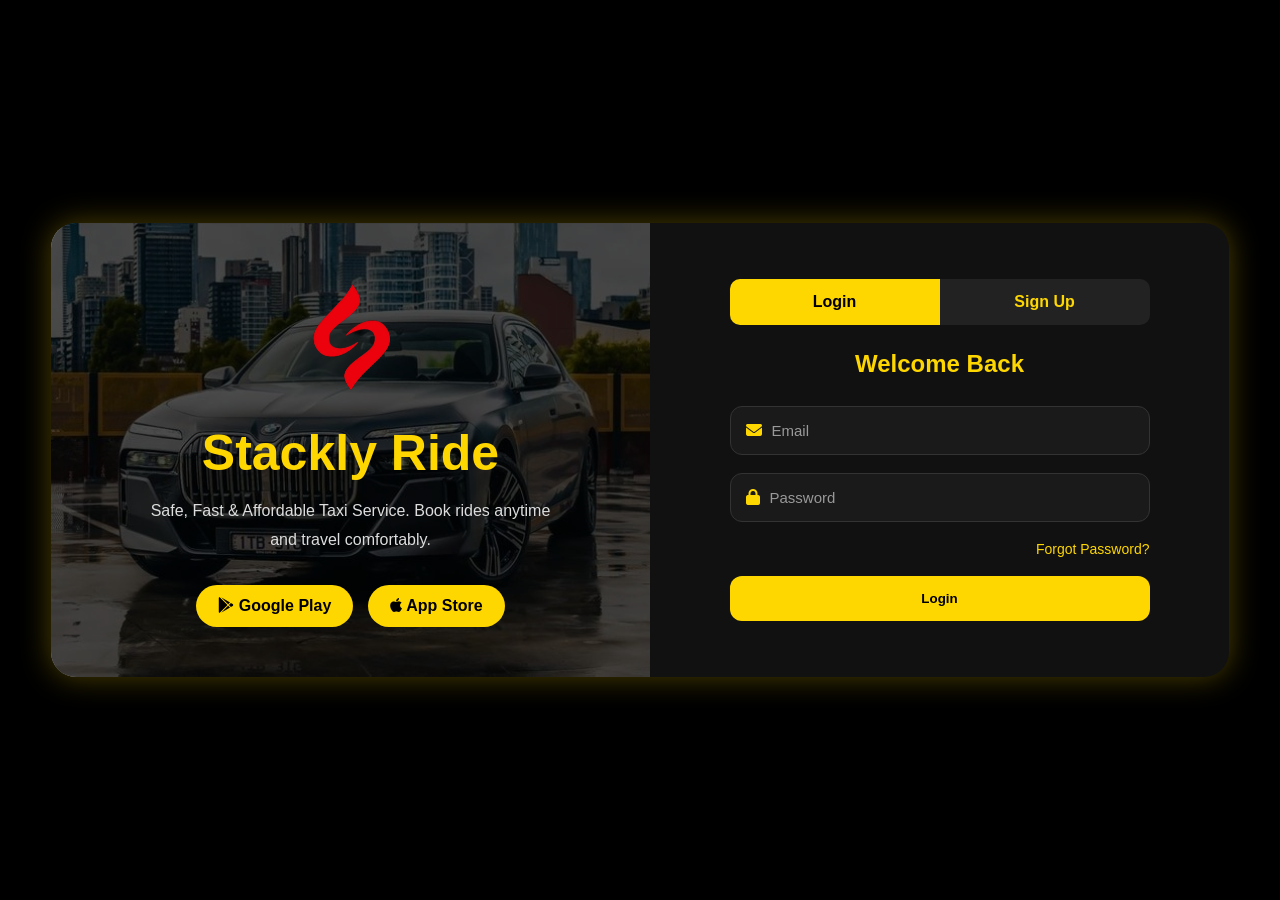
<file: login.html>
<!DOCTYPE html>
<html lang="en">
<head>
<meta charset="UTF-8">
<meta name="viewport" content="width=device-width, initial-scale=1.0">
<title>Stackly Ride Login</title>

<link rel="stylesheet" href="https://cdnjs.cloudflare.com/ajax/libs/font-awesome/6.6.0/css/all.min.css">
<link rel="stylesheet" href="login.css">
</head>
<body>

<div class="container">

    <!-- Left Side -->
    <div class="left-panel">

        <img src="image-12.webp" alt="Stackly Ride Logo">

        <h1>Stackly Ride</h1>

        <p>
            Safe, Fast & Affordable Taxi Service.
            Book rides anytime and travel comfortably.
        </p>

        <div class="store-buttons">
            <a href="404.html">
                <i class="fab fa-google-play"></i>
                Google Play
            </a>

            <a href="404.html">
                <i class="fab fa-apple"></i>
                App Store
            </a>
        </div>

    </div>

    <!-- Right Side -->
    <div class="form-container">

        <div class="form-box">

            <!-- Toggle Buttons -->
            <div class="button-box">
                <button id="loginBtn" type="button" class="active">Login</button>
                <button id="signupBtn" type="button">Sign Up</button>
            </div>

            <!-- Login Form -->
            <form id="loginForm">

                <h2>Welcome Back</h2>

                <div class="input-box">
                    <i class="fas fa-envelope"></i>
                    <input
                        type="email"
                        id="loginEmail"
                        placeholder="Email"
                        required>
                </div>

                <div class="input-box">
                    <i class="fas fa-lock"></i>
                    <input
                        type="password"
                        id="loginPassword"
                        placeholder="Password"
                        required>
                </div>

                <p class="forgot-password">
                    <a href="404.html">Forgot Password?</a>
                </p>

                <button type="submit" class="submit-btn">
                    Login
                </button>

            </form>

            <!-- Signup Form -->
            <form id="signupForm">

                <h2>Create Account</h2>

                <div class="input-box">
                    <i class="fas fa-user"></i>
                    <input
                        type="text"
                        id="signupName"
                        placeholder="Full Name"
                        required>
                </div>

                <div class="input-box">
                    <i class="fas fa-envelope"></i>
                    <input
                        type="email"
                        id="signupEmail"
                        placeholder="Email"
                        required>
                </div>

                <div class="input-box">
                    <i class="fas fa-phone"></i>
                    <input
                        type="text"
                        id="signupPhone"
                        placeholder="Phone Number"
                        required>
                </div>

                <div class="input-box">
                    <i class="fas fa-lock"></i>
                    <input
                        type="password"
                        id="signupPassword"
                        placeholder="Password"
                        required>
                </div>

                <button type="submit" class="submit-btn">
                    Sign Up
                </button>

            </form>

        </div>

    </div>

</div>

<script src="login.js"></script>

</body>
</html>
</file>
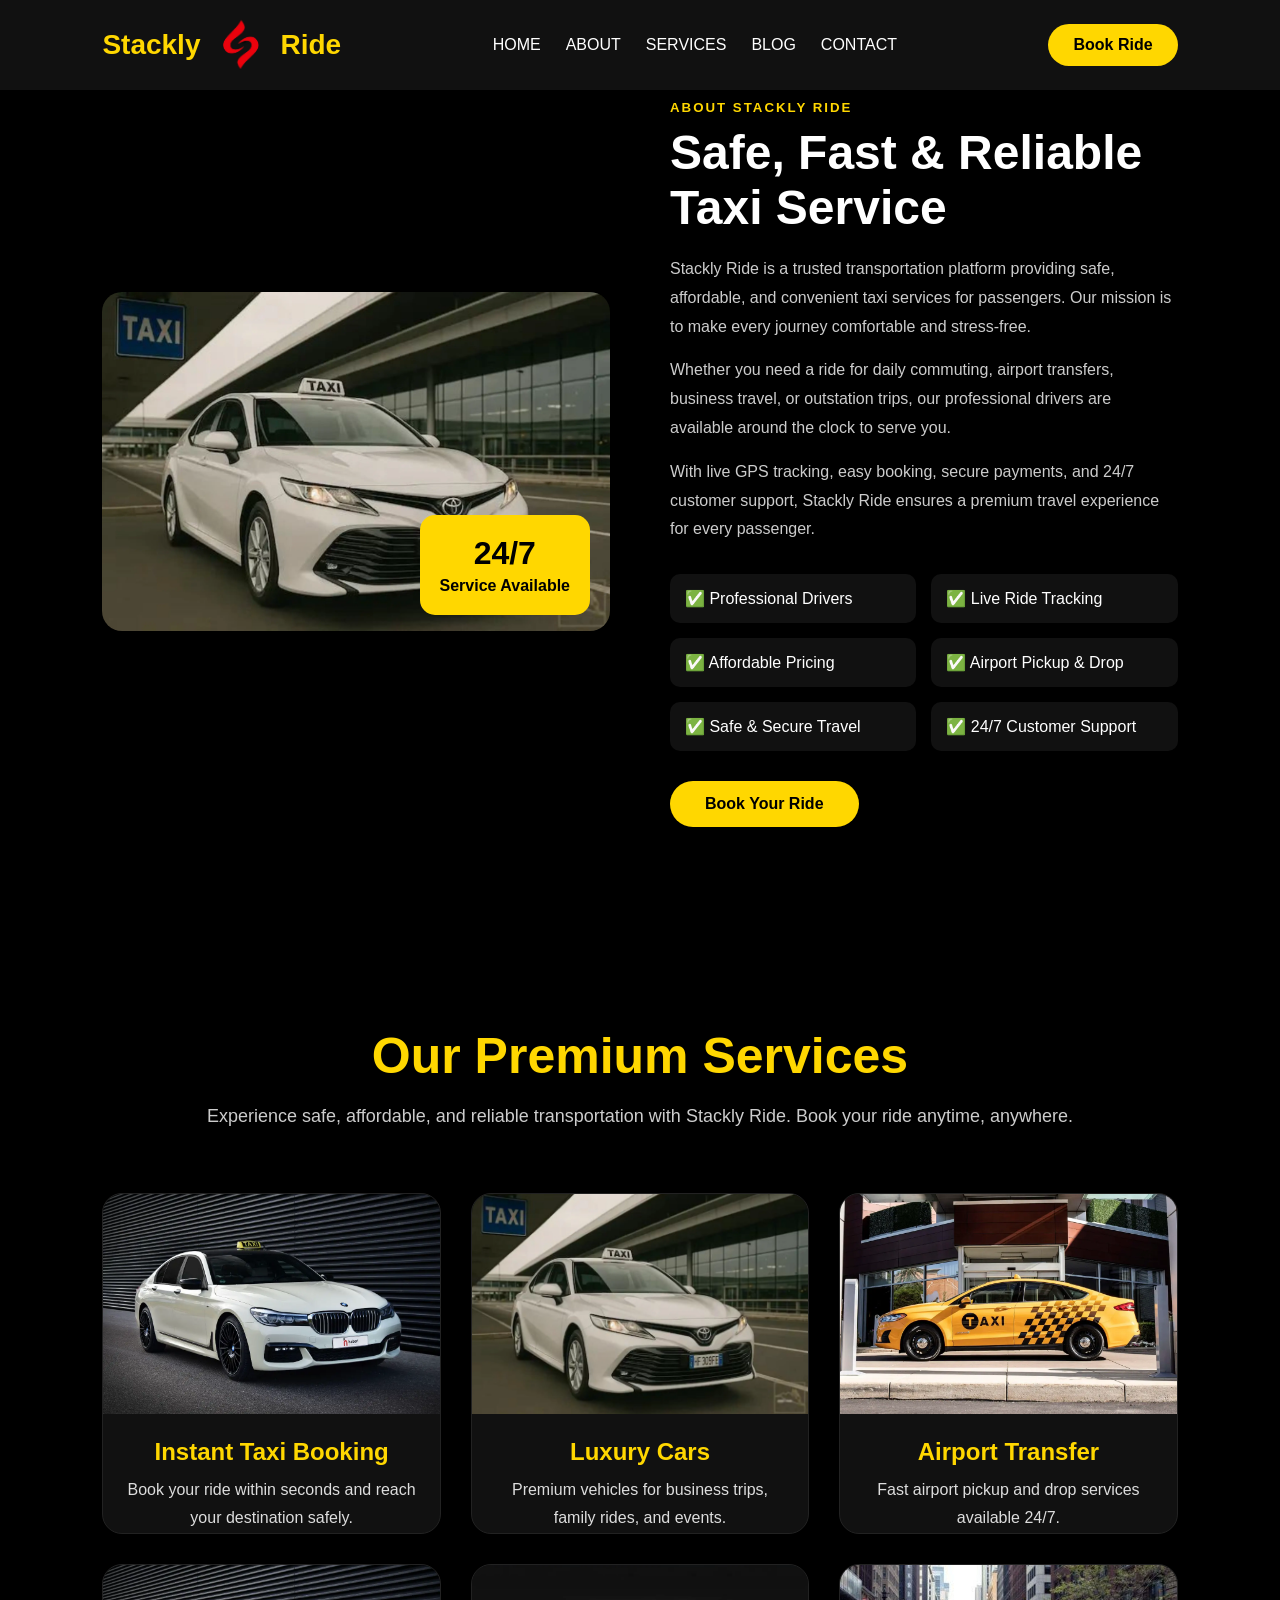
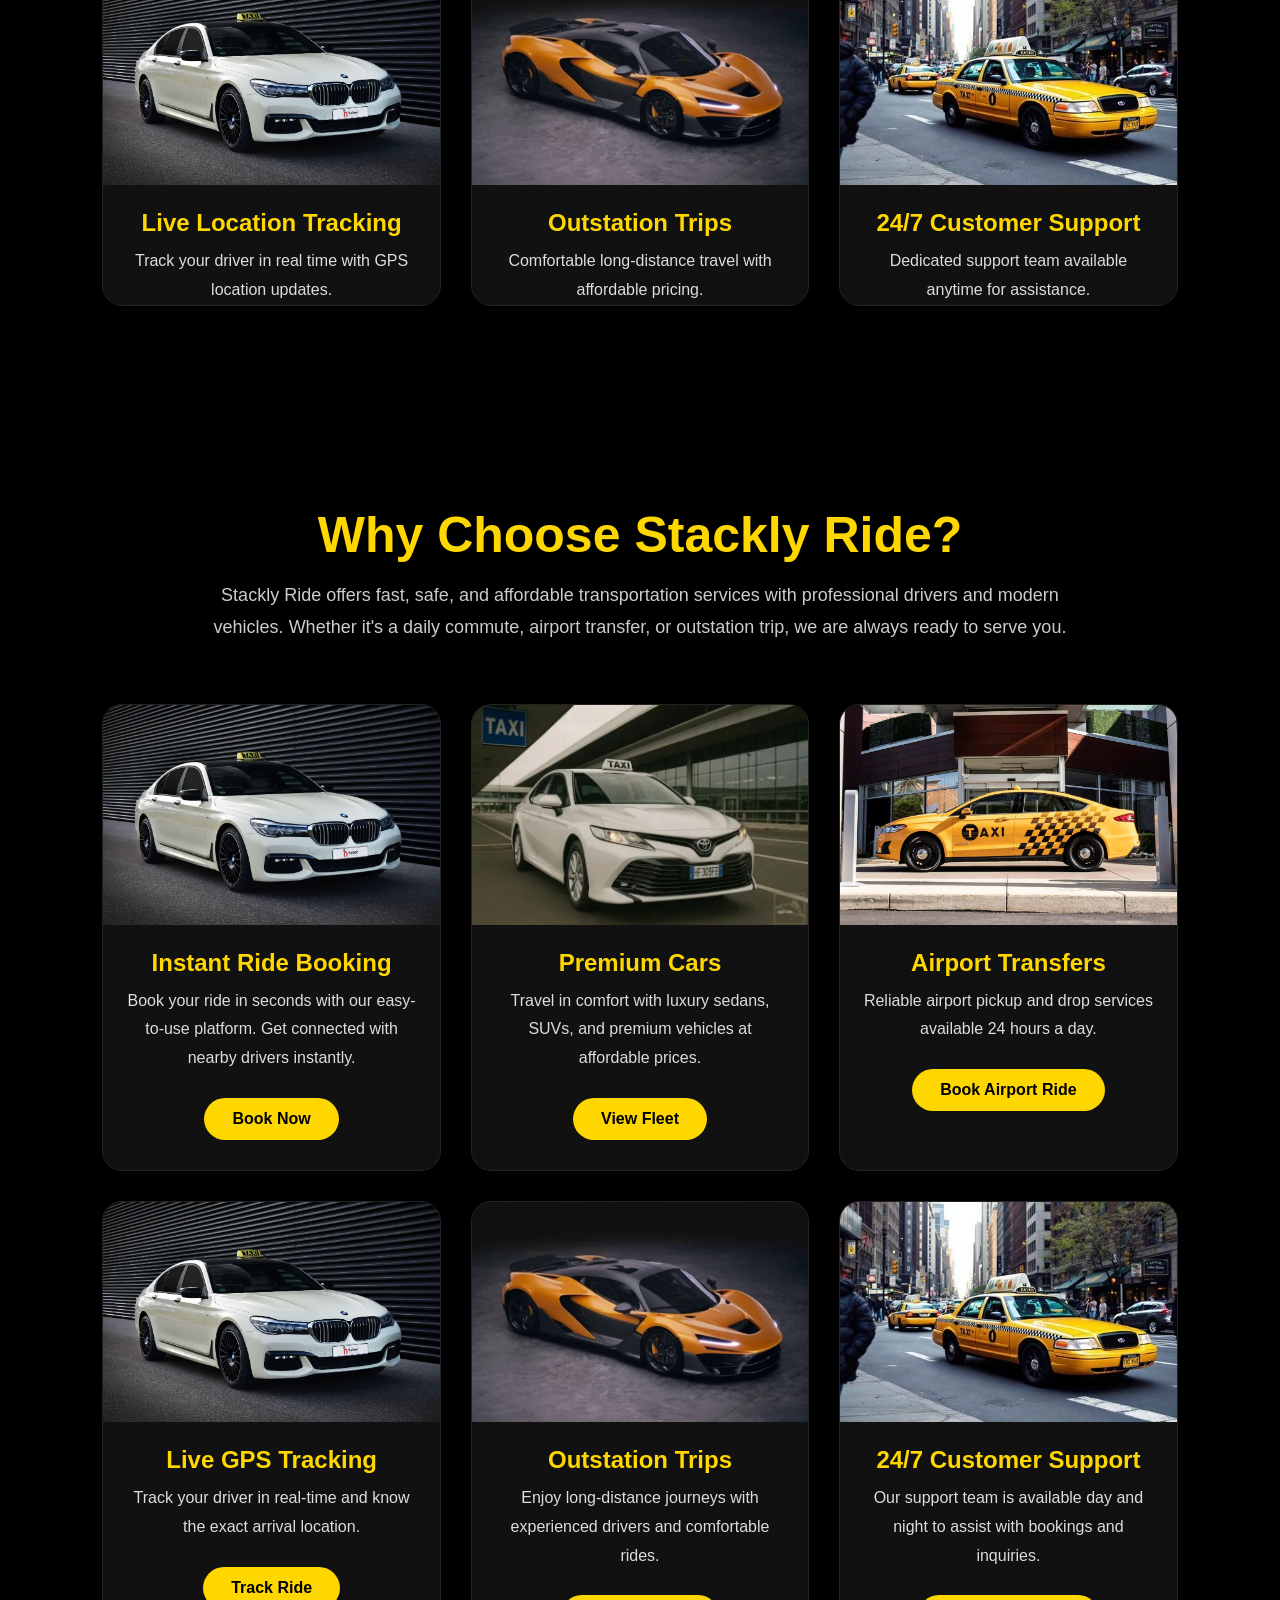
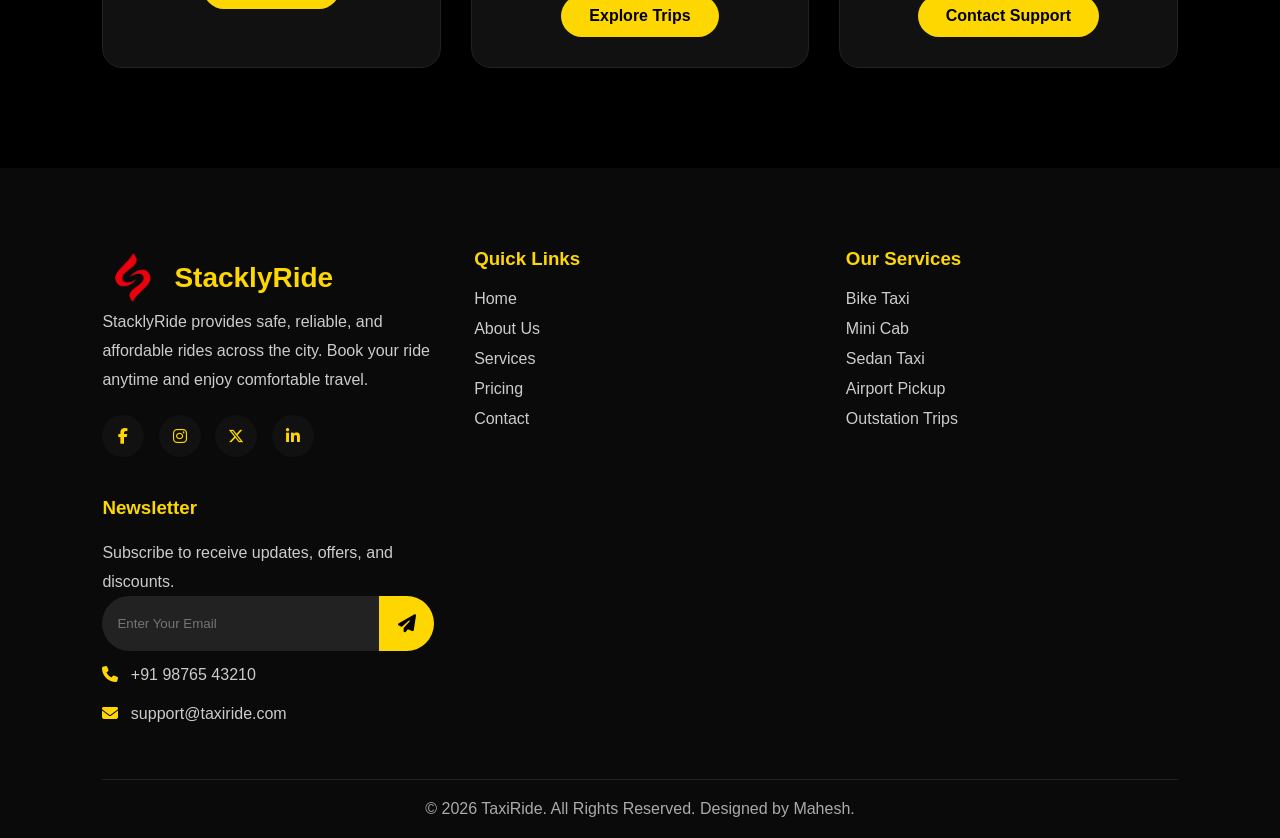
<file: services.html>
<!DOCTYPE html>
<html lang="en">
<head>
<meta charset="UTF-8">
<meta name="viewport" content="width=device-width, initial-scale=1.0">
<title>QuickRide Taxi Service</title>

<link rel="stylesheet" href="services.css">

<link rel="stylesheet"
href="https://cdnjs.cloudflare.com/ajax/libs/font-awesome/6.6.0/css/all.min.css">

</head>
<body>

<header>
<div class="logo">
    <span>Stackly</span>
    <a href="index.html">
    <img src="image-12.webp" alt="Stackly Ride Logo">

    <span>Ride</span>
    </a>
</div>

    <!-- Toggle Button -->
    <div class="menu-toggle">
        <i class="fas fa-bars"></i>
    </div>

    <nav>
        <ul id="menu">
            <li><a href="index.html">HOME</a></li>
            <li><a href="about.html">ABOUT</a></li>
            <li><a href="services.html">SERVICES</a></li>

            <li><a href="blog.html">BLOG</a></li>
            <li><a href="contact.html">CONTACT</a></li>

            

            <!-- Mobile Only Button -->
            <li class="mobile-btn">
                <a href="login.html" class="btn">Book Ride</a>
            </li>
        </ul>
    </nav>

    <!-- Desktop Button -->
    <a href="login.html" class="btn desktop-btn">Book Ride</a>

</header>


<section class="about">

    <div class="about-container">

        <div class="about-image">

            <img src="image-9.webp" alt="Taxi Service">

            <div class="service-badge">
                <h3>24/7</h3>
                <span>Service Available</span>
            </div>

        </div>

        <div class="about-content">

            <h5>ABOUT STACKLY RIDE</h5>

            <h2>Safe, Fast & Reliable Taxi Service</h2>

            <p>
                Stackly Ride is a trusted transportation platform providing
                safe, affordable, and convenient taxi services for passengers.
                Our mission is to make every journey comfortable and stress-free.
            </p>

            <p>
                Whether you need a ride for daily commuting, airport transfers,
                business travel, or outstation trips, our professional drivers
                are available around the clock to serve you.
            </p>

            <p>
                With live GPS tracking, easy booking, secure payments,
                and 24/7 customer support, Stackly Ride ensures a premium
                travel experience for every passenger.
            </p>

            <div class="about-features">

                <div class="feature">
                    ✅ Professional Drivers
                </div>

                <div class="feature">
                    ✅ Live Ride Tracking
                </div>

                <div class="feature">
                    ✅ Affordable Pricing
                </div>

                <div class="feature">
                    ✅ Airport Pickup & Drop
                </div>

                <div class="feature">
                    ✅ Safe & Secure Travel
                </div>

                <div class="feature">
                    ✅ 24/7 Customer Support
                </div>

            </div>

            <a href="about.html" class="about-btn">
                Book Your Ride
            </a>

        </div>

    </div>

</section>

<section id="services" class="services">

    <h2>Our Premium Services</h2>

    <p class="service-text">
        Experience safe, affordable, and reliable transportation with
        Stackly Ride. Book your ride anytime, anywhere.
    </p>

    <div class="service-container">

        <div class="service-card">
            <img src="image-11.webp" alt="">
            <h3>Instant Taxi Booking</h3>
            <p>
                Book your ride within seconds and reach your destination safely.
            </p>
        </div>

        <div class="service-card">
            <img src="image-9.webp" alt="">
            <h3>Luxury Cars</h3>
            <p>
                Premium vehicles for business trips, family rides, and events.
            </p>
        </div>

        <div class="service-card">
            <img src="image-10.webp" alt="">
            <h3>Airport Transfer</h3>
            <p>
                Fast airport pickup and drop services available 24/7.
            </p>
        </div>

        <div class="service-card">
            <img src="image-11.webp" alt="">
            <h3>Live Location Tracking</h3>
            <p>
                Track your driver in real time with GPS location updates.
            </p>
        </div>

        <div class="service-card">
            <img src="image-7.webp" alt="">
            <h3>Outstation Trips</h3>
            <p>
                Comfortable long-distance travel with affordable pricing.
            </p>
        </div>

        <div class="service-card">
            <img src="image-8.webp" alt="">
            <h3>24/7 Customer Support</h3>
            <p>
                Dedicated support team available anytime for assistance.
            </p>
        </div>

    </div>

</section>
<section id="services" class="services">

    <h2>Why Choose Stackly Ride?</h2>

    <p class="service-text">
        Stackly Ride offers fast, safe, and affordable transportation
        services with professional drivers and modern vehicles.
        Whether it's a daily commute, airport transfer, or outstation trip,
        we are always ready to serve you.
    </p>

    <div class="service-container">

        <div class="service-card">
            <img src="image-11.webp" alt="">
            <h3>Instant Ride Booking</h3>
            <p>
                Book your ride in seconds with our easy-to-use platform.
                Get connected with nearby drivers instantly.
            </p>
            <a href="404.html" class="service-btn">Book Now</a>
        </div>

        <div class="service-card">
            <img src="image-9.webp" alt="">
            <h3>Premium Cars</h3>
            <p>
                Travel in comfort with luxury sedans, SUVs,
                and premium vehicles at affordable prices.
            </p>
            <a href="404.html" class="service-btn">View Fleet</a>
        </div>

        <div class="service-card">
            <img src="image-10.webp" alt="">
            <h3>Airport Transfers</h3>
            <p>
                Reliable airport pickup and drop services
                available 24 hours a day.
            </p>
            <a href="404.html" class="service-btn">Book Airport Ride</a>
        </div>

        <div class="service-card">
            <img src="image-11.webp" alt="">
            <h3>Live GPS Tracking</h3>
            <p>
                Track your driver in real-time and
                know the exact arrival location.
            </p>
            <a href="404.html" class="service-btn">Track Ride</a>
        </div>

        <div class="service-card">
            <img src="image-7.webp" alt="">
            <h3>Outstation Trips</h3>
            <p>
                Enjoy long-distance journeys with
                experienced drivers and comfortable rides.
            </p>
            <a href="404.html" class="service-btn">Explore Trips</a>
        </div>

        <div class="service-card">
            <img src="image-8.webp" alt="">
            <h3>24/7 Customer Support</h3>
            <p>
                Our support team is available day and night
                to assist with bookings and inquiries.
            </p>
            <a href="#" class="service-btn">Contact Support</a>
        </div>

    </div>

</section>

<!-- FOOTER SECTION -->

<footer class="footer">

    <div class="footer-container">

        <!-- Company Info -->
<div class="footer-box">

    <div class="footer-logo">
        <a href="index.html">
            <img src="image-12.webp" alt="">
            <h2>StacklyRide</h2>
        </a>
    </div>

    <p>
        StacklyRide provides safe, reliable, and affordable rides across
        the city. Book your ride anytime and enjoy comfortable travel.
    </p>

    <div class="social-icons">
        <a href="404.html"><i class="fab fa-facebook-f"></i></a>
        <a href="404.html"><i class="fab fa-instagram"></i></a>
        <a href="404.html"><i class="fab fa-x-twitter"></i></a>
        <a href="404.html"><i class="fab fa-linkedin-in"></i></a>
    </div>

</div>

        <!-- Quick Links -->

        <div class="footer-box">
            <h3>Quick Links</h3>

            <ul>
                <li><a href="index.html">Home</a></li>
                <li><a href="about.html">About Us</a></li>
                <li><a href="services.html">Services</a></li>
                <li><a href="pricing.html">Pricing</a></li>
                <li><a href="contact.html">Contact</a></li>
            </ul>
        </div>

        <!-- Services -->

        <div class="footer-box">
            <h3>Our Services</h3>

            <ul>
                <li> <a href="services.html">Bike Taxi</a></li>
                <li> <a href="services.html">Mini Cab</a></li>
                <li> <a href="services.html">Sedan Taxi</a></li>
                <li> <a href="services.html">Airport Pickup</a></li>
                <li> <a href="services.html">Outstation Trips</a></li>
            </ul>
        </div>

        <!-- Newsletter -->

        <div class="footer-box">
            <h3>Newsletter</h3>

            <p>
                Subscribe to receive updates, offers, and discounts.
            </p>

        <form class="subscribe-form" action="404.html">
    <input type="email" placeholder="Enter Your Email" required>

    <button type="submit">
        <i class="fas fa-paper-plane"></i>
    </button>
</form>

            <p class="support">
                <i class="fas fa-phone"></i> +91 98765 43210
            </p>

            <p class="support">
                <i class="fas fa-envelope"></i> support@taxiride.com
            </p>

        </div>

    </div>

    <div class="footer-bottom">
        <p>
            © 2026 TaxiRide. All Rights Reserved. Designed by Mahesh.
        </p>
    </div>

</footer>
<script src="services.js"></script>

</body>
</html>
</file>
<file: style.css>
*{
margin:0;
padding:0;
box-sizing:border-box;
font-family:'Poppins',sans-serif;
scroll-behavior:smooth;
}

body{
background:#fff;
overflow-x:hidden;
}

/* HEADER */
header{
    position: fixed;
    top: 0;
    left: 0;
    width: 100%;
    background: #111;
    display: flex;
    justify-content: space-between;
    align-items: center;
    padding: 15px 8%;
    z-index: 1000;
}

.logo{
    display:flex;
    align-items:center;
    gap:10px;
    font-size:28px;
    font-weight:bold;
    color:#FFD700;
}

.logo img{
    width:50px;
    height:50px;
    object-fit:contain;
    animation:spinLogo 5s linear infinite;
}
.logo a{
    display:flex;
    align-items:center;
    gap:10px;
    text-decoration:none;
    color:#FFD700;
    font-size:28px;
    font-weight:bold;
}

.logo img{
    width:60px;
    height:60px;
    object-fit:contain;
    transition:.4s;
}

.logo img:hover{
    transform:rotate(360deg);
}

.logo span{
    color:#FFD700;
}

@keyframes spinLogo{
    from{
        transform:rotate(0deg);
    }
    to{
        transform:rotate(360deg);
    }
}
nav ul{
    display: flex;
    list-style: none;
    gap: 25px;
}

nav ul li a{
    text-decoration: none;
    color: #fff;
    font-weight: 500;
}

.btn{
    background: #FFD700;
    color: #000;
    padding: 12px 25px;
    text-decoration: none;
    border-radius: 30px;
    font-weight: bold;
}

/* Desktop Button */
.desktop-btn{
    display: block;
}

/* Toggle Hidden in Desktop */
.menu-toggle{
    display: none;
    font-size: 28px;
    color: #FFD700;
    cursor: pointer;
}

/* Mobile Button Hidden */
.mobile-btn{
    display: none;
}
/* ================= MOBILE ================= */
@media (max-width:768px){

    /* Show Toggle */
    .menu-toggle{
        display: block;
    }

    /* Hide Header Button */
    .desktop-btn,
    .book-btn,
    .btn-book,
    .book-ride{
        display: none !important;
    }

    nav{
        position: absolute;
        top: 80px;
        left: 0;
        width: 100%;
        height: 650px;
        background: #111;
        display: none;
        border-top: 1px solid #FFD700;
    }

    nav.active{
        display: block;
    }

    nav ul{
        flex-direction: column;
        text-align: center;
        padding: 20px 0;
        gap: 40px;
    }

    /* Show button below Contact */
    .mobile-btn{
        display: block;
        text-align: center;
        margin: 20px 0;
    }

    .mobile-btn .btn{
        display: inline-block;
        background: #FFD700;
        color: #000;
        padding: 12px 30px;
        border-radius: 30px;
        text-decoration: none;
        font-weight: bold;
    }
}
/* HERO */

.hero{
height:100vh;
display:flex;
align-items:center;
position:relative;
overflow:hidden;
}

.hero::before{
content:"";
position:absolute;
width:100%;
height:100%;
background:
linear-gradient(rgba(0,0,0,.7),rgba(0,0,0,.7)),
url("image-9.webp");
background-size:cover;
background-position:center;
animation:bgSlider 12s infinite;
z-index:-1;
}

@keyframes bgSlider{

0%,45%{
background:
linear-gradient(rgba(0,0,0,.7),rgba(0,0,0,.7)),
url("image-10.webp");
background-size:cover;
background-position:center;
}

50%,100%{
background:
linear-gradient(rgba(0,0,0,.7),rgba(0,0,0,.7)),
url("image-11.webp");
background-size:cover;
background-position:center;
}
}

.hero-content{
max-width:650px;
margin-left:8%;
color:#fff;
animation:slideLeft 1.5s ease;
}

@keyframes slideLeft{
from{
opacity:0;
transform:translateX(-100px);
}
to{
opacity:1;
transform:translateX(0);
}
}

.hero-content h1{
font-size:75px;
font-weight:800;
line-height:1.2;
margin-bottom:20px;
}

.hero-content span{
color:#FFD700;
text-shadow:0 0 20px #FFD700;
}

.hero-content p{
font-size:20px;
line-height:1.8;
margin-bottom:30px;
color:#ddd;
}

/* BUTTONS */

.btn{
display:inline-block;
padding:15px 35px;
background:#FFD700;
color:#000;
font-weight:700;
text-decoration:none;
border-radius:30px;
margin-right:15px;
transition:.5s;
box-shadow:0 0 20px rgba(255,215,0,.5);
}

.btn:hover{
transform:translateY(-8px);
box-shadow:0 0 25px rgba(255,215,0,.8);
}

.btn2{
background:transparent;
border:2px solid #FFD700;
color:#fff;
}

.btn2:hover{
background:#FFD700;
color:#000;
}

/* FLOATING TAXI */

.taxi{
position:absolute;
bottom:80px;
right:-300px;
font-size:70px;
animation:taxiMove 10s linear infinite;
}

@keyframes taxiMove{
0%{
right:-300px;
}
100%{
right:110%;
}
}

/* ABOUT */
/* ABOUT SECTION */

.about{
    background:#000;
    color:#fff;
    padding:100px 8%;
    overflow:hidden;
}

.about-container{
    display:flex;
    justify-content:space-between;
    align-items:center;
    gap:60px;
    flex-wrap:wrap;
}

.about-images{
    position:relative;
    width:500px;
    height:400px;
}

.circle{
    position:absolute;
    border-radius:50%;
    overflow:hidden;
    border:12px solid #ffb400;
    box-shadow:0 0 20px rgba(255,180,0,0.5);
}

.circle img{
    width:100%;
    height:100%;
    object-fit:cover;
}

.big{
    width:350px;
    height:350px;
    top:0;
    left:120px;
}

.small{
    width:200px;
    height:200px;
    bottom:20px;
    left:0;
}

.about-content{
    flex:1;
}

.about-content h2{
    font-size:45px;
    color:#ffb400;
    margin-bottom:15px;
}

.line{
    width:90px;
    height:5px;
    background:#ffb400;
    margin-bottom:25px;
}

.about-content p{
    font-size:17px;
    line-height:1.9;
    color:#ddd;
    margin-bottom:20px;
}

.about-btn{
    display:inline-block;
    padding:14px 35px;
    background:#ffb400;
    color:#000;
    text-decoration:none;
    font-weight:bold;
    border-radius:6px;
    transition:.4s;
}

.about-btn:hover{
    background:#fff;
    transform:translateY(-5px);
}

/* SERVICES SECTION */

.services{
    background:#111;
    padding:100px 8%;
}

.services h2{
    text-align:center;
    font-size:45px;
    color:#ffb400;
    margin-bottom:60px;
}

.service-box{
    display:grid;
    grid-template-columns:repeat(auto-fit,minmax(280px,1fr));
    gap:30px;
}

.card{
    background:#1a1a1a;
    padding:35px 25px;
    text-align:center;
    border-radius:15px;
    border:1px solid #333;
    transition:.5s;
}

.card:hover{
    transform:translateY(-10px);
    box-shadow:0 0 25px rgba(255,180,0,0.7);
}

.card i{
    font-size:50px;
    color:#ffb400;
    margin-bottom:20px;
}

.card h3{
    color:#fff;
    margin-bottom:15px;
}

.card p{
    color:#ccc;
    line-height:1.8;
}

/* ANIMATIONS */

.slide-left{
    animation:slideLeft 1.5s ease;
}

.slide-right{
    animation:slideRight 1.5s ease;
}

@keyframes slideLeft{
    from{
        opacity:0;
        transform:translateX(-100px);
    }
    to{
        opacity:1;
        transform:translateX(0);
    }
}

@keyframes slideRight{
    from{
        opacity:0;
        transform:translateX(100px);
    }
    to{
        opacity:1;
        transform:translateX(0);
    }
}

/* MOBILE RESPONSIVE */

@media(max-width:768px){

    .about-container{
        flex-direction:column;
        text-align:center;
    }

    .about-images{
        width:100%;
        height:320px;
    }

    .big{
        width:250px;
        height:250px;
        left:50%;
        transform:translateX(-50%);
    }

    .small{
        width:140px;
        height:140px;
        left:20px;
        bottom:10px;
    }

    .about-content h2,
    .services h2{
        font-size:32px;
    }

    .line{
        margin:0 auto 25px;
    }
}

/* STATS */

/* DRIVER SECTION */

.drivers{
    background:#111;
    color:#fff;
    text-align:center;
    padding:100px 8%;
}

.drivers h2{
    font-size:45px;
    color:#FFD700;
    margin-bottom:20px;
}

.drivers p{
    max-width:800px;
    margin:auto;
    line-height:1.8;
    color:#ccc;
}

.driver-features{
    display:grid;
    grid-template-columns:repeat(auto-fit,minmax(250px,1fr));
    gap:30px;
    margin-top:50px;
}

.feature{
    background:#1a1a1a;
    padding:30px;
    border-radius:15px;
    transition:.4s;
}

.feature:hover{
    transform:translateY(-10px);
    box-shadow:0 0 20px #FFD700;
}

.feature i{
    font-size:45px;
    color:#FFD700;
    margin-bottom:15px;
}

.driver-btn{
    display:inline-block;
    margin-top:40px;
    padding:15px 40px;
    background:#FFD700;
    color:#000;
    text-decoration:none;
    border-radius:50px;
    font-weight:bold;
}

/* PRICING SECTION */

.pricing{
    background:#000;
    color:#fff;
    text-align:center;
    padding:100px 8%;
}

.pricing h2{
    font-size:45px;
    color:#FFD700;
    margin-bottom:20px;
}

.price-text{
    color:#ccc;
    margin-bottom:50px;
}

.price-box{
    display:grid;
    grid-template-columns:repeat(auto-fit,minmax(280px,1fr));
    gap:30px;
}

.price-box .card{
    background:#111;
    padding:40px 25px;
    border-radius:20px;
    transition:.5s;
    border:1px solid #222;
}

.price-box .card:hover{
    transform:translateY(-10px);
    box-shadow:0 0 25px #FFD700;
}

.price-box .card i{
    font-size:50px;
    color:#FFD700;
    margin-bottom:15px;
}

.price-box .card h1{
    color:#FFD700;
    margin:15px 0;
}

.price-box .card ul{
    list-style:none;
    margin-top:20px;
}

.price-box .card ul li{
    padding:8px 0;
    color:#ccc;
}

.active{
    border:2px solid #FFD700;
    transform:scale(1.05);
}

/* MOBILE */

@media(max-width:768px){

    .drivers h2,
    .pricing h2{
        font-size:32px;
    }

    .active{
        transform:none;
    }
}
/* FLEET */

/* =========================
   FLEET SECTION
========================= */

.gallery{
    background:#000;
    padding:100px 0;
    text-align:center;
}

.gallery h2{
    color:#FFD700;
    font-size:45px;
    margin-bottom:50px;
}

.slider{
    overflow:hidden;
    width:100%;
}

.slide-track{
    display:flex;
    width:calc(320px * 12);
    animation:scroll 25s linear infinite;
}

.slide-track img{
    width:300px;
    height:220px;
    margin:0 10px;
    border-radius:15px;
    object-fit:cover;
    transition:.4s;
}

.slide-track img:hover{
    transform:scale(1.05);
}

@keyframes scroll{
    0%{
        transform:translateX(0);
    }
    100%{
        transform:translateX(calc(-320px * 6));
    }
}

/* =========================
   REVIEWS SECTION
========================= */

.reviews{
    background:#111;
    padding:100px 8%;
    text-align:center;
}

.reviews h2{
    color:#FFD700;
    font-size:45px;
    margin-bottom:50px;
}

.review-container{
    display:grid;
    grid-template-columns:repeat(auto-fit,minmax(280px,1fr));
    gap:30px;
}

.review-card{
    background:#1a1a1a;
    padding:30px;
    border-radius:20px;
    transition:.4s;
    border:1px solid #222;
}

.review-card:hover{
    transform:translateY(-10px);
    box-shadow:0 0 20px #FFD700;
}

.review-card img{
    width:80px;
    height:80px;
    border-radius:50%;
    object-fit:cover;
    margin-bottom:15px;
    border:3px solid #FFD700;
}

.review-card h3{
    color:#fff;
    margin-bottom:10px;
}

.stars{
    color:#FFD700;
    font-size:20px;
    margin-bottom:15px;
}

.review-card p{
    color:#ccc;
    line-height:1.8;
}

/* =========================
   CONTACT SECTION
========================= */

.contact{
    background:#000;
    color:#fff;
    padding:100px 8%;
}

.contact h2{
    text-align:center;
    color:#FFD700;
    font-size:45px;
    margin-bottom:20px;
}

.contact-text{
    text-align:center;
    max-width:800px;
    margin:0 auto 50px;
    color:#ccc;
    line-height:1.8;
}

.contact-container{
    display:grid;
    grid-template-columns:1fr 1fr;
    gap:50px;
}

.contact-info{
    display:flex;
    flex-direction:column;
    gap:20px;
}

.info-box{
    display:flex;
    align-items:center;
    gap:20px;
    background:#111;
    padding:25px;
    border-radius:15px;
    transition:.4s;
}

.info-box:hover{
    transform:translateX(10px);
    box-shadow:0 0 20px #FFD700;
}

.info-box i{
    font-size:30px;
    color:#FFD700;
}

.info-box h3{
    color:#fff;
    margin-bottom:5px;
}

.info-box p{
    color:#ccc;
}

.contact-form{
    display:flex;
    flex-direction:column;
    gap:15px;
}

.contact-form input,
.contact-form textarea{
    width:100%;
    padding:15px;
    border:none;
    outline:none;
    border-radius:10px;
    background:#111;
    color:#fff;
    font-size:16px;
}

.contact-form textarea{
    resize:none;
}

.contact-form button{
    padding:15px;
    border:none;
    border-radius:10px;
    background:#FFD700;
    color:#000;
    font-size:18px;
    font-weight:bold;
    cursor:pointer;
    transition:.4s;
}

.contact-form button:hover{
    background:#fff;
    transform:translateY(-5px);
}

/* =========================
   MOBILE RESPONSIVE
========================= */

@media(max-width:768px){

    .gallery h2,
    .reviews h2,
    .contact h2{
        font-size:32px;
    }

    .slide-track img{
        width:250px;
        height:180px;
    }

    .contact-container{
        grid-template-columns:1fr;
    } 

    .info-box{
        padding:20px;
    }
}

/* FOOTER */

.footer{
    background:#0a0a0a;
    color:#fff;
    padding:80px 8% 20px;
}

.footer-container{
    display:grid;
    grid-template-columns:repeat(auto-fit,minmax(250px,1fr));
    gap:40px;
}
.footer-logo a{
    display:flex;
    align-items:center;
    gap:12px;
    text-decoration:none;
}

.footer-logo img{
    width:60px;
    height:60px;
    object-fit:contain;
    transition:0.5s;
}

.footer-logo img:hover{
    transform:rotate(360deg) scale(1.1);
}

.footer-logo h2{
    color:#FFD700;
    font-size:28px;
    font-weight:700;
    margin:0;
    transition:0.3s;
}

.footer-logo a:hover h2{
    color:#ffd700;
}


@keyframes logoBounce{
    0%,100%{
        transform:translateY(0);
    }
    50%{
        transform:translateY(-8px);
    }
}

.footer-box h3{
    color:#FFD700;
    margin-bottom:20px;
}

.footer-box p{
    color:#ccc;
    line-height:1.8;
}

.footer-box ul{
    list-style:none;
}

.footer-box ul li{
    margin:12px 0;
}

.footer-box ul li a{
    color:#ccc;
    text-decoration:none;
    transition:.3s;
}

.footer-box ul li a:hover{
    color:#FFD700;
    padding-left:8px;
}

.social-icons{
    margin-top:20px;
}

.social-icons a{
    display:inline-flex;
    align-items:center;
    justify-content:center;
    width:42px;
    height:42px;
    background:#111;
    color:#FFD700;
    border-radius:50%;
    margin-right:10px;
    text-decoration:none;
    transition:.4s;
}

.social-icons a:hover{
    background:#FFD700;
    color:#000;
    transform:translateY(-5px);
}

.subscribe-form{
    display:flex;
    align-items:center;
    background:#222;
    border-radius:50px;
    overflow:hidden;
}

.subscribe-form input{
    flex:1;
    padding:15px;
    border:none;
    outline:none;
    background:transparent;
    color:#fff;
}

.subscribe-btn,
.subscribe-form button{
    width:55px;
    height:55px;
    border:none;
    background:#FFD700;
    color:#000;
    cursor:pointer;
    display:flex;
    align-items:center;
    justify-content:center;
    text-decoration:none;
    font-size:18px;
}
.support{
    margin-top:10px;
}

.support i{
    color:#FFD700;
    margin-right:8px;
}

.footer-bottom{
    text-align:center;
    border-top:1px solid #222;
    margin-top:50px;
    padding-top:20px;
}

.footer-bottom p{
    color:#aaa;
}

/* Mobile */

@media(max-width:768px){

    .footer{
        text-align:center;
    }

    .subscribe-form{
        flex-direction:column;
        gap:10px;
    }

    .subscribe-form input,
    .subscribe-form button{
        width:100%;
        border-radius:5px;
    }
}
</file>
<file: about.css>
*{
margin:0;
padding:0;
box-sizing:border-box;
font-family:'Poppins',sans-serif;
scroll-behavior:smooth;
}

body{
background:#fff;
overflow-x:hidden;
}

/* HEADER */
header{
    position: fixed;
    top: 0;
    left: 0;
    width: 100%;
    background: #111;
    display: flex;
    justify-content: space-between;
    align-items: center;
    padding: 15px 8%;
    z-index: 1000;
}

.logo{
    display:flex;
    align-items:center;
    gap:10px;
    font-size:28px;
    font-weight:bold;
    color:#FFD700;
}

.logo img{
    width:50px;
    height:50px;
    object-fit:contain;
    animation:spinLogo 5s linear infinite;
}
.logo a{
    display:flex;
    align-items:center;
    gap:10px;
    text-decoration:none;
    color:#FFD700;
    font-size:28px;
    font-weight:bold;
}

.logo img{
    width:60px;
    height:60px;
    object-fit:contain;
    transition:.4s;
}

.logo img:hover{
    transform:rotate(360deg);
}

.logo span{
    color:#FFD700;
}

@keyframes spinLogo{
    from{
        transform:rotate(0deg);
    }
    to{
        transform:rotate(360deg);
    }
}
nav ul{
    display: flex;
    list-style: none;
    gap: 25px;
}

nav ul li a{
    text-decoration: none;
    color: #fff;
    font-weight: 500;
}

.btn{
    background: #FFD700;
    color: #000;
    padding: 12px 25px;
    text-decoration: none;
    border-radius: 30px;
    font-weight: bold;
}

/* Desktop Button */
.desktop-btn{
    display: block;
}

/* Toggle Hidden in Desktop */
.menu-toggle{
    display: none;
    font-size: 28px;
    color: #FFD700;
    cursor: pointer;
}

/* Mobile Button Hidden */
.mobile-btn{
    display: none;
}
/* ================= MOBILE ================= */
@media (max-width:768px){

    /* Show Toggle */
    .menu-toggle{
        display: block;
    }

    /* Hide Header Button */
    .desktop-btn,
    .book-btn,
    .btn-book,
    .book-ride{
        display: none !important;
    }

    nav{
        position: absolute;
        top: 80px;
        left: 0;
        width: 100%;
        height: 650px;
        background: #111;
        display: none;
        border-top: 1px solid #FFD700;
    }

    nav.active{
        display: block;
    }

    nav ul{
        flex-direction: column;
        text-align: center;
        padding: 20px 0;
        gap: 40px;
    }

    /* Show button below Contact */
    .mobile-btn{
        display: block;
        text-align: center;
        margin: 20px 0;
    }

    .mobile-btn .btn{
        display: inline-block;
        background: #FFD700;
        color: #000;
        padding: 12px 30px;
        border-radius: 30px;
        text-decoration: none;
        font-weight: bold;
    }
}
.about{
    background:#111;
    color:#fff;
    padding:100px 8%;
}

.about-container{
    display:flex;
    align-items:center;
    justify-content:space-between;
    gap:70px;
    flex-wrap:wrap;
}

.about-images{
    position:relative;
    width:500px;
    height:450px;
}

.big-image{
    width:380px;
    height:380px;
    overflow:hidden;
    border-radius:20px;
    border:5px solid #FFD700;
}

.big-image img{
    width:100%;
    height:100%;
    object-fit:cover;
}

.small-image{
    position:absolute;
    width:180px;
    height:180px;
    right:-20px;
    bottom:0;
    overflow:hidden;
    border-radius:20px;
    border:5px solid #FFD700;
    box-shadow:0 0 20px rgba(255,215,0,.5);
}

.small-image img{
    width:100%;
    height:100%;
    object-fit:cover;
}

.about-content{
    flex:1;
}

.about-content h4{
    color:#FFD700;
    margin-bottom:10px;
    letter-spacing:2px;
}

.about-content h2{
    font-size:45px;
    margin-bottom:20px;
}

.about-content p{
    color:#ccc;
    line-height:1.8;
    margin-bottom:20px;
}

.about-stats{
    display:flex;
    gap:30px;
    margin:30px 0;
}

.stat h3{
    color:#FFD700;
    font-size:32px;
}

.about-btn{
    display:inline-block;
    padding:14px 35px;
    background:#FFD700;
    color:#000;
    text-decoration:none;
    border-radius:30px;
    font-weight:bold;
    transition:.4s;
}

.about-btn:hover{
    background:#fff;
    transform:translateY(-5px);
}

/* Mobile */

@media(max-width:768px){

    .about-container{
        flex-direction:column;
        text-align:center;
    }

    .about-images{
        width:100%;
        height:350px;
    }

    .big-image{
        width:260px;
        height:260px;
        margin:auto;
    }

    .small-image{
        width:120px;
        height:120px;
        right:30px;
        bottom:20px;
    }

    .about-content h2{
        font-size:32px;
    }

    .about-stats{
        justify-content:center;
        flex-wrap:wrap;
    }
}

.services,
.blog,
.pricing{
    background:#111;
    padding:100px 8%;
    text-align:center;
    color:#fff;
}

.blog{
    background:#000;
}

.section-text{
    color:#ccc;
    margin-bottom:50px;
}

.services h2,
.blog h2,
.pricing h2{
    font-size:45px;
    color:#FFD700;
    margin-bottom:15px;
}

/* Services */

.service-container{
    display:grid;
    grid-template-columns:repeat(auto-fit,minmax(280px,1fr));
    gap:30px;
}

.service-card{
    background:#1a1a1a;
    padding:35px;
    border-radius:20px;
    transition:.4s;
}

.service-card:hover{
    transform:translateY(-10px);
    box-shadow:0 0 20px #FFD700;
}

.service-card i{
    font-size:50px;
    color:#FFD700;
    margin-bottom:20px;
}

/* Blog */

.blog-container{
    display:grid;
    grid-template-columns:repeat(auto-fit,minmax(320px,1fr));
    gap:30px;
}

.blog-card{
    background:#1a1a1a;
    border-radius:20px;
    overflow:hidden;
    transition:.4s;
}

.blog-card:hover{
    transform:translateY(-10px);
}

.blog-card img{
    width:100%;
    height:220px;
    object-fit:cover;
}

.blog-content{
    padding:25px;
}

.blog-content h3{
    margin-bottom:15px;
}

.blog-content p{
    color:#ccc;
    margin-bottom:15px;
}

.blog-content a{
    color:#FFD700;
    text-decoration:none;
}

/* Pricing */

.pricing-container{
    display:grid;
    grid-template-columns:repeat(auto-fit,minmax(280px,1fr));
    gap:30px;
}

.price-card{
    background:#1a1a1a;
    padding:40px;
    border-radius:20px;
    transition:.4s;
}

.price-card:hover{
    transform:translateY(-10px);
    box-shadow:0 0 20px #FFD700;
}

.price-card i{
    font-size:50px;
    color:#FFD700;
}

.price-card h1{
    color:#FFD700;
    margin:20px 0;
    font-size:50px;
}

.price-btn{
    display:inline-block;
    margin-top:20px;
    padding:12px 30px;
    background:#FFD700;
    color:#000;
    text-decoration:none;
    border-radius:30px;
    font-weight:bold;
}

.featured{
    border:2px solid #FFD700;
}

/* Mobile */

@media(max-width:768px){

    .services h2,
    .blog h2,
    .pricing h2{
        font-size:32px;
    }

}

.footer{
    background:#0a0a0a;
    color:#fff;
    padding:80px 8% 20px;
}

.footer-container{
    display:grid;
    grid-template-columns:repeat(auto-fit,minmax(250px,1fr));
    gap:40px;
}
.footer-logo a{
    display:flex;
    align-items:center;
    gap:12px;
    text-decoration:none;
}

.footer-logo img{
    width:60px;
    height:60px;
    object-fit:contain;
    transition:0.5s;
}

.footer-logo img:hover{
    transform:rotate(360deg) scale(1.1);
}

.footer-logo h2{
    color:#FFD700;
    font-size:28px;
    font-weight:700;
    margin:0;
    transition:0.3s;
}

.footer-logo a:hover h2{
    color:#ffd700;
}


@keyframes logoBounce{
    0%,100%{
        transform:translateY(0);
    }
    50%{
        transform:translateY(-8px);
    }
}

.footer-box h3{
    color:#FFD700;
    margin-bottom:20px;
}

.footer-box p{
    color:#ccc;
    line-height:1.8;
}

.footer-box ul{
    list-style:none;
}

.footer-box ul li{
    margin:12px 0;
}

.footer-box ul li a{
    color:#ccc;
    text-decoration:none;
    transition:.3s;
}

.footer-box ul li a:hover{
    color:#FFD700;
    padding-left:8px;
}

.social-icons{
    margin-top:20px;
}

.social-icons a{
    display:inline-flex;
    align-items:center;
    justify-content:center;
    width:42px;
    height:42px;
    background:#111;
    color:#FFD700;
    border-radius:50%;
    margin-right:10px;
    text-decoration:none;
    transition:.4s;
}

.social-icons a:hover{
    background:#FFD700;
    color:#000;
    transform:translateY(-5px);
}

.subscribe-form{
    display:flex;
    align-items:center;
    background:#222;
    border-radius:50px;
    overflow:hidden;
}

.subscribe-form input{
    flex:1;
    padding:15px;
    border:none;
    outline:none;
    background:transparent;
    color:#fff;
}

.subscribe-btn,
.subscribe-form button{
    width:55px;
    height:55px;
    border:none;
    background:#FFD700;
    color:#000;
    cursor:pointer;
    display:flex;
    align-items:center;
    justify-content:center;
    text-decoration:none;
    font-size:18px;
}
.support{
    margin-top:10px;
}

.support i{
    color:#FFD700;
    margin-right:8px;
}

.footer-bottom{
    text-align:center;
    border-top:1px solid #222;
    margin-top:50px;
    padding-top:20px;
}

.footer-bottom p{
    color:#aaa;
}

/* Mobile */

@media(max-width:768px){

    .footer{
        text-align:center;
    }

    .subscribe-form{
        flex-direction:column;
        gap:10px;
    }

    .subscribe-form input,
    .subscribe-form button{
        width:100%;
        border-radius:5px;
    }
}
</file>
<file: contact.css>
*{
margin:0;
padding:0;
box-sizing:border-box;
font-family:'Poppins',sans-serif;
scroll-behavior:smooth;
}

body{
background:#fff;
overflow-x:hidden;
}

/* HEADER */
header{
    position: fixed;
    top: 0;
    left: 0;
    width: 100%;
    background: #111;
    display: flex;
    justify-content: space-between;
    align-items: center;
    padding: 15px 8%;
    z-index: 1000;
}

.logo{
    display:flex;
    align-items:center;
    gap:10px;
    font-size:28px;
    font-weight:bold;
    color:#FFD700;
}

.logo img{
    width:50px;
    height:50px;
    object-fit:contain;
    animation:spinLogo 5s linear infinite;
}
.logo a{
    display:flex;
    align-items:center;
    gap:10px;
    text-decoration:none;
    color:#FFD700;
    font-size:28px;
    font-weight:bold;
}

.logo img{
    width:60px;
    height:60px;
    object-fit:contain;
    transition:.4s;
}

.logo img:hover{
    transform:rotate(360deg);
}

.logo span{
    color:#FFD700;
}

@keyframes spinLogo{
    from{
        transform:rotate(0deg);
    }
    to{
        transform:rotate(360deg);
    }
}
nav ul{
    display: flex;
    list-style: none;
    gap: 25px;
}

nav ul li a{
    text-decoration: none;
    color: #fff;
    font-weight: 500;
}

.btn{
    background: #FFD700;
    color: #000;
    padding: 12px 25px;
    text-decoration: none;
    border-radius: 30px;
    font-weight: bold;
}

/* Desktop Button */
.desktop-btn{
    display: block;
}

/* Toggle Hidden in Desktop */
.menu-toggle{
    display: none;
    font-size: 28px;
    color: #FFD700;
    cursor: pointer;
}

/* Mobile Button Hidden */
.mobile-btn{
    display: none;
}
/* ================= MOBILE ================= */
@media (max-width:768px){

    /* Show Toggle */
    .menu-toggle{
        display: block;
    }

    /* Hide Header Button */
    .desktop-btn,
    .book-btn,
    .btn-book,
    .book-ride{
        display: none !important;
    }

    nav{
        position: absolute;
        top: 80px;
        left: 0;
        width: 100%;
        height: 650px;
        background: #111;
        display: none;
        border-top: 1px solid #FFD700;
    }

    nav.active{
        display: block;
    }

    nav ul{
        flex-direction: column;
        text-align: center;
        padding: 20px 0;
        gap: 40px;
    }

    /* Show button below Contact */
    .mobile-btn{
        display: block;
        text-align: center;
        margin: 20px 0;
    }

    .mobile-btn .btn{
        display: inline-block;
        background: #FFD700;
        color: #000;
        padding: 12px 30px;
        border-radius: 30px;
        text-decoration: none;
        font-weight: bold;
    }
}
/* ABOUT */

.about{
    display:flex;
    align-items:center;
    justify-content:center;
    gap:60px;
    padding:100px 8%;
    background:#000;
    color:#fff;
    flex-wrap:wrap;
}

.about-content{
    flex:1;
    animation:slideLeft 1.5s ease;
}

.about-content span{
    color:#FFD700;
    letter-spacing:2px;
}

.about-content h2{
    font-size:50px;
    margin:15px 0;
}

.about-content p{
    color:#ccc;
    line-height:1.8;
    margin-bottom:20px;
}

.about-btn{
    background:#FFD700;
    color:#000;
    padding:14px 35px;
    text-decoration:none;
    border-radius:30px;
    font-weight:bold;
}

.about-image{
    flex:1;
}

.about-image img{
    width:100%;
    border-radius:20px;
    animation:float 3s infinite ease-in-out;
}

/* SERVICES */

.services{
    background:url('https://images.unsplash.com/photo-1492144534655-ae79c964c9d7?w=1600');
    background-size:cover;
    background-position:center;
    padding:100px 8%;
    text-align:center;
    position:relative;
}

.services::before{
    content:'';
    position:absolute;
    inset:0;
    background:rgba(0,0,0,.8);
}

.services *{
    position:relative;
    z-index:2;
}

.services h2{
    color:#FFD700;
    font-size:50px;
}

.services p{
    color:#ddd;
}

.services-grid{
    display:grid;
    grid-template-columns:repeat(auto-fit,minmax(250px,1fr));
    gap:30px;
    margin-top:50px;
}

.service-card{
    background:rgba(255,255,255,.05);
    backdrop-filter:blur(5px);
    padding:30px;
    border-radius:20px;
    transition:.5s;
}

.service-card:hover{
    transform:translateY(-10px);
    box-shadow:0 0 25px #FFD700;
}

.service-card i{
    font-size:50px;
    color:#FFD700;
}

/* CONTACT */

.contact{
    background:url('https://images.unsplash.com/photo-1524661135-423995f22d0b?w=1600');
    background-size:cover;
    background-position:center;
    position:relative;
    padding:120px 8%;
}

.overlay{
    background:rgba(0,0,0,.8);
    padding:50px;
    border-radius:20px;
    text-align:center;
}

.overlay h2{
    color:#FFD700;
    font-size:50px;
}

.overlay p{
    color:#ddd;
}

.contact-box{
    display:grid;
    grid-template-columns:repeat(auto-fit,minmax(220px,1fr));
    gap:20px;
    margin:40px 0;
}

.contact-box div{
    background:#111;
    padding:25px;
    border-radius:15px;
}

.contact-box i{
    font-size:35px;
    color:#FFD700;
}

.contact-form{
    display:flex;
    flex-direction:column;
    gap:15px;
}

.contact-form input,
.contact-form textarea{
    padding:15px;
    border:none;
    border-radius:10px;
}

.contact-form button{
    background:#FFD700;
    padding:15px;
    border:none;
    font-weight:bold;
    border-radius:10px;
    cursor:pointer;
}

/* ANIMATIONS */

@keyframes float{
    0%,100%{
        transform:translateY(0);
    }
    50%{
        transform:translateY(-15px);
    }
}

@keyframes slideLeft{
    from{
        opacity:0;
        transform:translateX(-80px);
    }
    to{
        opacity:1;
        transform:translateX(0);
    }
}

.footer{
    background:#0a0a0a;
    color:#fff;
    padding:80px 8% 20px;
}

.footer-container{
    display:grid;
    grid-template-columns:repeat(auto-fit,minmax(250px,1fr));
    gap:40px;
}
.footer-logo a{
    display:flex;
    align-items:center;
    gap:12px;
    text-decoration:none;
}

.footer-logo img{
    width:60px;
    height:60px;
    object-fit:contain;
    transition:0.5s;
}

.footer-logo img:hover{
    transform:rotate(360deg) scale(1.1);
}

.footer-logo h2{
    color:#FFD700;
    font-size:28px;
    font-weight:700;
    margin:0;
    transition:0.3s;
}

.footer-logo a:hover h2{
    color:#ffd700;
}


@keyframes logoBounce{
    0%,100%{
        transform:translateY(0);
    }
    50%{
        transform:translateY(-8px);
    }
}

.footer-box h3{
    color:#FFD700;
    margin-bottom:20px;
}

.footer-box p{
    color:#ccc;
    line-height:1.8;
}

.footer-box ul{
    list-style:none;
}

.footer-box ul li{
    margin:12px 0;
}

.footer-box ul li a{
    color:#ccc;
    text-decoration:none;
    transition:.3s;
}

.footer-box ul li a:hover{
    color:#FFD700;
    padding-left:8px;
}

.social-icons{
    margin-top:20px;
}

.social-icons a{
    display:inline-flex;
    align-items:center;
    justify-content:center;
    width:42px;
    height:42px;
    background:#111;
    color:#FFD700;
    border-radius:50%;
    margin-right:10px;
    text-decoration:none;
    transition:.4s;
}

.social-icons a:hover{
    background:#FFD700;
    color:#000;
    transform:translateY(-5px);
}

.subscribe-form{
    display:flex;
    align-items:center;
    background:#222;
    border-radius:50px;
    overflow:hidden;
}

.subscribe-form input{
    flex:1;
    padding:15px;
    border:none;
    outline:none;
    background:transparent;
    color:#fff;
}

.subscribe-btn,
.subscribe-form button{
    width:55px;
    height:55px;
    border:none;
    background:#FFD700;
    color:#000;
    cursor:pointer;
    display:flex;
    align-items:center;
    justify-content:center;
    text-decoration:none;
    font-size:18px;
}
.support{
    margin-top:10px;
}

.support i{
    color:#FFD700;
    margin-right:8px;
}

.footer-bottom{
    text-align:center;
    border-top:1px solid #222;
    margin-top:50px;
    padding-top:20px;
}

.footer-bottom p{
    color:#aaa;
}

/* Mobile */

@media(max-width:768px){

    .footer{
        text-align:center;
    }

    .subscribe-form{
        flex-direction:column;
        gap:10px;
    }

    .subscribe-form input,
    .subscribe-form button{
        width:100%;
        border-radius:5px;
    }
}
</file>
<file: dashboard.css>
*{
    margin:0;
    padding:0;
    box-sizing:border-box;
    font-family:'Arial',sans-serif;
    scroll-behavior:smooth;
}

body{
    display:flex;
    background:#000;
    color:#fff;
    min-height:100vh;
}

/* ================= SIDEBAR ================= */

.sidebar{
    width:260px;
    height:100vh;
    background:#111;
    position:fixed;
    left:0;
    top:0;
    padding:20px;
    overflow-y:auto;
    z-index:1000;
}

.logo a{
    display:flex;
    align-items:center;
    gap:10px;
    text-decoration:none;
    color:#FFD700;
}

.logo img{
    width:50px;
    height:50px;
    object-fit:contain;
}

.logo span{
    font-size:25px;
    font-weight:bold;
}

.sidebar ul li{
    margin:15px 0;
}

.sidebar ul li a{
    color:#fff;
    text-decoration:none;
    display:block;
    padding:12px 15px;
    border-radius:10px;
    transition:.4s;
}

.sidebar ul li a:hover,
.sidebar ul li a.active{
    background:#FFD700;
    color:#000;
}

#logoutBtn{
    width:100%;
    padding:14px;
    margin-top:30px;
    background:#FFD700;
    border:none;
    font-weight:bold;
    border-radius:10px;
    cursor:pointer;
    transition:.4s;
}

#logoutBtn:hover{
    background:#fff;
}

/* ================= MAIN CONTENT ================= */

.main-content{
    margin-left:260px;
    width:100%;
    padding:30px;
}

/* ================= HEADER ================= */

header{
    background:url('https://images.unsplash.com/photo-1519003722824-194d4455a60c?w=1200');
    background-size:cover;
    background-position:center;
    padding:100px 30px;
    border-radius:20px;
    text-align:center;
}

header h1{
    background:rgba(0,0,0,.6);
    display:inline-block;
    padding:15px 30px;
    border-radius:10px;
    color:#FFD700;
}

/* ================= CARDS ================= */

.cards{
    display:grid;
    grid-template-columns:repeat(auto-fit,minmax(220px,1fr));
    gap:20px;
    margin-top:30px;
}

.card{
    background:#111;
    padding:30px;
    text-align:center;
    border-radius:20px;
    transition:.4s;
}

.card:hover{
    transform:translateY(-10px);
    box-shadow:0 0 20px #FFD700;
}

.card i{
    font-size:40px;
    color:#FFD700;
    margin-bottom:15px;
}

.card h2{
    margin-bottom:10px;
}

/* ================= GALLERY ================= */

.gallery{
    margin-top:50px;
}

.gallery h2{
    margin-bottom:20px;
}

.gallery-grid{
    display:grid;
    grid-template-columns:repeat(auto-fit,minmax(250px,1fr));
    gap:20px;
}

.gallery-grid img{
    width:100%;
    height:250px;
    object-fit:cover;
    border-radius:15px;
    transition:.4s;
}

.gallery-grid img:hover{
    transform:scale(1.05);
}

/* ================= DRIVERS ================= */

.drivers{
    margin-top:50px;
}

.drivers h2{
    margin-bottom:20px;
}

.driver-cards{
    display:grid;
    grid-template-columns:repeat(auto-fit,minmax(250px,1fr));
    gap:20px;
}

.driver-card{
    background:#111;
    padding:20px;
    text-align:center;
    border-radius:20px;
    transition:.4s;
}

.driver-card:hover{
    transform:translateY(-8px);
    box-shadow:0 0 20px #FFD700;
}

.driver-card img{
    width:120px;
    height:120px;
    object-fit:cover;
    border-radius:50%;
    border:3px solid #FFD700;
    margin-bottom:15px;
}

.driver-card h3{
    color:#FFD700;
    margin-bottom:10px;
}

/* ================= TABLE ================= */

.table-section{
    margin-top:50px;
    overflow-x:auto;
}

.table-section h2{
    margin-bottom:20px;
}

table{
    width:100%;
    background:#111;
    border-collapse:collapse;
    min-width:600px;
}

th,td{
    padding:15px;
    border:1px solid #333;
    text-align:center;
}

th{
    background:#FFD700;
    color:#000;
}

/* ================= NOTIFICATIONS ================= */

.notification-box{
    background:#111;
    padding:25px;
    border-radius:15px;
}

.notification-box p{
    padding:12px 0;
    border-bottom:1px solid #333;
}

.notification-box i{
    color:#FFD700;
    margin-right:10px;
}

/* ================= REVIEWS ================= */

.review-container{
    display:grid;
    grid-template-columns:repeat(auto-fit,minmax(250px,1fr));
    gap:20px;
    margin-top:20px;
}

.review-card{
    background:#111;
    padding:25px;
    border-radius:15px;
    text-align:center;
    transition:.4s;
}

.review-card:hover{
    transform:translateY(-8px);
    box-shadow:0 0 20px #FFD700;
}

.review-card h3{
    color:#FFD700;
    margin-bottom:10px;
}

.review-card span{
    display:block;
    margin-top:10px;
    color:#FFD700;
    font-size:20px;
}

/* ================= MOBILE ================= */

@media(max-width:768px){

    body{
        flex-direction:column;
    }

    .sidebar{
        width:100%;
        height:auto;
        position:relative;
    }

    .main-content{
        margin-left:0;
        padding:20px;
    }

    header{
        padding:70px 20px;
    }

    header h1{
        font-size:24px;
    }

    .cards,
    .driver-cards,
    .review-container,
    .gallery-grid{
        grid-template-columns:1fr;
    }

    .gallery-grid img{
        height:220px;
    }

    table{
        min-width:500px;
    }
}
</file>
<file: login.css>
*{
    margin:0;
    padding:0;
    box-sizing:border-box;
    font-family:'Poppins',sans-serif;
}

body{
    background:#000;
    min-height:100vh;
    display:flex;
    justify-content:center;
    align-items:center;
    padding:20px;
}

.container{
    width:95%;
    max-width:1200px;
    display:flex;
    background:#111;
    border-radius:25px;
    overflow:hidden;
    box-shadow:0 0 30px rgba(255,215,0,0.3);
}

/* LEFT PANEL */

.left-panel{
    flex:1;
    background:
    linear-gradient(rgba(0,0,0,.7),rgba(0,0,0,.7)),
    url("image-1.webp");

    background-size:cover;
    background-position:center;

    padding:50px;
    display:flex;
    flex-direction:column;
    justify-content:center;
    align-items:center;
    text-align:center;
}

.left-panel img{
    width:120px;
    margin-bottom:20px;
    animation:float 3s infinite ease-in-out;
}

.left-panel h1{
    font-size:50px;
    color:#FFD700;
    margin-bottom:15px;
}

.left-panel p{
    color:#ddd;
    line-height:1.8;
    max-width:400px;
}

/* PLAY STORE BUTTONS */

.store-buttons{
    margin-top:30px;
    display:flex;
    gap:15px;
    flex-wrap:wrap;
    justify-content:center;
}

.store-buttons a{
    text-decoration:none;
    background:#FFD700;
    color:#000;
    padding:12px 22px;
    border-radius:30px;
    font-weight:600;
    transition:.4s;
}

.store-buttons a:hover{
    transform:translateY(-4px);
}

/* RIGHT PANEL */

.form-container{
    flex:1;
    display:flex;
    justify-content:center;
    align-items:center;
    padding:40px;
}

.form-box{
    width:100%;
    max-width:420px;
}

/* LOGIN / SIGNUP BUTTONS */

.button-box{
    display:flex;
    margin-bottom:25px;
    border-radius:10px;
    overflow:hidden;
}

.button-box button{
    flex:1;
    padding:14px;
    border:none;
    background:#222;
    color:#FFD700;
    cursor:pointer;
    font-size:16px;
    font-weight:600;
}

.button-box button.active{
    background:#FFD700;
    color:#000;
}

/* FORMS */

form{
    display:flex;
    flex-direction:column;
    gap:18px;
}

#signupForm{
    display:none;
}

form h2{
    text-align:center;
    color:#FFD700;
    margin-bottom:10px;
}

/* INPUTS */

.input-box{
    display:flex;
    align-items:center;
    background:#1a1a1a;
    border:1px solid #333;
    padding:15px;
    border-radius:12px;
}

.input-box i{
    color:#FFD700;
    margin-right:10px;
}

.input-box input{
    width:100%;
    border:none;
    outline:none;
    background:transparent;
    color:#fff;
    font-size:15px;
}

.input-box input::placeholder{
    color:#999;
}

/* FORGOT PASSWORD */

.forgot-password{
    text-align:right;
}

.forgot-password a{
    color:#FFD700;
    text-decoration:none;
    font-size:14px;
}

.forgot-password a:hover{
    color:#fff;
}

/* SUBMIT BUTTON */

.submit-btn{
    padding:15px;
    border:none;
    background:#FFD700;
    color:#000;
    font-weight:700;
    border-radius:12px;
    cursor:pointer;
    transition:.4s;
}

.submit-btn:hover{
    transform:translateY(-5px);
}

/* ANIMATION */

@keyframes float{
    0%,100%{
        transform:translateY(0);
    }
    50%{
        transform:translateY(-15px);
    }
}

/* MOBILE */

@media(max-width:768px){

    .container{
        flex-direction:column;
    }

    .left-panel{
        padding:30px;
    }

    .left-panel h1{
        font-size:35px;
    }

    .left-panel img{
        width:90px;
    }

    .store-buttons{
        flex-direction:column;
        width:100%;
    }

    .store-buttons a{
        text-align:center;
    }

    .form-container{
        padding:25px;
    }
}
</file>
<file: services.css>
*{
margin:0;
padding:0;
box-sizing:border-box;
font-family:'Poppins',sans-serif;
scroll-behavior:smooth;
}

body{
background:#fff;
overflow-x:hidden;
}

/* HEADER */
header{
    position: fixed;
    top: 0;
    left: 0;
    width: 100%;
    background: #111;
    display: flex;
    justify-content: space-between;
    align-items: center;
    padding: 15px 8%;
    z-index: 1000;
}

.logo{
    display:flex;
    align-items:center;
    gap:10px;
    font-size:28px;
    font-weight:bold;
    color:#FFD700;
}

.logo img{
    width:50px;
    height:50px;
    object-fit:contain;
    animation:spinLogo 5s linear infinite;
}
.logo a{
    display:flex;
    align-items:center;
    gap:10px;
    text-decoration:none;
    color:#FFD700;
    font-size:28px;
    font-weight:bold;
}

.logo img{
    width:60px;
    height:60px;
    object-fit:contain;
    transition:.4s;
}

.logo img:hover{
    transform:rotate(360deg);
}

.logo span{
    color:#FFD700;
}

@keyframes spinLogo{
    from{
        transform:rotate(0deg);
    }
    to{
        transform:rotate(360deg);
    }
}
nav ul{
    display: flex;
    list-style: none;
    gap: 25px;
}

nav ul li a{
    text-decoration: none;
    color: #fff;
    font-weight: 500;
}

.btn{
    background: #FFD700;
    color: #000;
    padding: 12px 25px;
    text-decoration: none;
    border-radius: 30px;
    font-weight: bold;
}

/* Desktop Button */
.desktop-btn{
    display: block;
}

/* Toggle Hidden in Desktop */
.menu-toggle{
    display: none;
    font-size: 28px;
    color: #FFD700;
    cursor: pointer;
}

/* Mobile Button Hidden */
.mobile-btn{
    display: none;
}
/* ================= MOBILE ================= */
@media (max-width:768px){

    /* Show Toggle */
    .menu-toggle{
        display: block;
    }

    /* Hide Header Button */
    .desktop-btn,
    .book-btn,
    .btn-book,
    .book-ride{
        display: none !important;
    }

    nav{
        position: absolute;
        top: 80px;
        left: 0;
        width: 100%;
        height: 650px;
        background: #111;
        display: none;
        border-top: 1px solid #FFD700;
    }

    nav.active{
        display: block;
    }

    nav ul{
        flex-direction: column;
        text-align: center;
        padding: 20px 0;
        gap: 40px;
    }

    /* Show button below Contact */
    .mobile-btn{
        display: block;
        text-align: center;
        margin: 20px 0;
    }

    .mobile-btn .btn{
        display: inline-block;
        background: #FFD700;
        color: #000;
        padding: 12px 30px;
        border-radius: 30px;
        text-decoration: none;
        font-weight: bold;
    }
}
.about{
    background:#000;
    padding:100px 8%;
    color:#fff;
}

.about-container{
    display:flex;
    align-items:center;
    gap:60px;
    flex-wrap:wrap;
}

.about-image{
    flex:1;
    position:relative;
}

.about-image img{
    width:100%;
    border-radius:20px;
    object-fit:cover;
}

.service-badge{
    position:absolute;
    bottom:20px;
    right:20px;
    background:#FFD700;
    color:#000;
    padding:20px;
    border-radius:15px;
    text-align:center;
    font-weight:bold;
}

.service-badge h3{
    font-size:32px;
    margin-bottom:5px;
}

.about-content{
    flex:1;
}

.about-content h5{
    color:#FFD700;
    letter-spacing:2px;
    margin-bottom:10px;
}

.about-content h2{
    font-size:48px;
    margin-bottom:20px;
}

.about-content p{
    color:#ccc;
    line-height:1.8;
    margin-bottom:15px;
}

.about-features{
    display:grid;
    grid-template-columns:repeat(2,1fr);
    gap:15px;
    margin:30px 0;
}

.feature{
    background:#111;
    padding:15px;
    border-radius:10px;
}

.about-btn{
    display:inline-block;
    padding:14px 35px;
    background:#FFD700;
    color:#000;
    text-decoration:none;
    font-weight:bold;
    border-radius:30px;
    transition:.4s;
}

.about-btn:hover{
    background:#fff;
    transform:translateY(-5px);
}

@media(max-width:768px){

    .about-container{
        flex-direction:column;
    }

    .about-content h2{
        font-size:34px;
    }

    .about-features{
        grid-template-columns:1fr;
    }

    .service-badge{
        right:10px;
        bottom:10px;
    }
}

.services{
    background:#000;
    padding:100px 8%;
    text-align:center;
}

.services h2{
    color:#FFD700;
    font-size:48px;
    margin-bottom:15px;
}

.service-text{
    color:#ccc;
    max-width:800px;
    margin:auto;
    line-height:1.8;
    margin-bottom:50px;
}

.service-container{
    display:grid;
    grid-template-columns:repeat(auto-fit,minmax(320px,1fr));
    gap:30px;
}

.service-card{
    background:#111;
    border-radius:20px;
    overflow:hidden;
    transition:.5s;
    border:1px solid #222;
}

.service-card:hover{
    transform:translateY(-10px);
    box-shadow:0 0 25px #FFD700;
}

.service-card img{
    width:100%;
    height:220px;
    object-fit:cover;
}

.service-card h3{
    color:#FFD700;
    margin:20px 0 10px;
    font-size:24px;
}

.service-card p{
    color:#ddd;
    padding:0 20px 25px;
    line-height:1.7;
}

@media(max-width:768px){

    .services h2{
        font-size:34px;
    }

    .service-container{
        grid-template-columns:1fr;
    }

}
.services{
    background:#000;
    padding:100px 8%;
    text-align:center;
}

.services h2{
    color:#FFD700;
    font-size:50px;
    margin-bottom:15px;
}

.service-text{
    color:#ccc;
    max-width:900px;
    margin:0 auto 60px;
    line-height:1.8;
    font-size:18px;
}

.service-container{
    display:grid;
    grid-template-columns:repeat(auto-fit,minmax(320px,1fr));
    gap:30px;
}

.service-card{
    background:#111;
    border-radius:20px;
    overflow:hidden;
    transition:.5s;
    border:1px solid #222;
}

.service-card:hover{
    transform:translateY(-12px);
    box-shadow:0 0 25px #FFD700;
}

.service-card img{
    width:100%;
    height:220px;
    object-fit:cover;
}

.service-card h3{
    color:#FFD700;
    margin:20px 15px 10px;
    font-size:24px;
}

.service-card p{
    color:#ddd;
    padding:0 20px;
    line-height:1.8;
}

.service-btn{
    display:inline-block;
    margin:25px 0 30px;
    padding:12px 28px;
    background:#FFD700;
    color:#000;
    text-decoration:none;
    font-weight:bold;
    border-radius:30px;
    transition:.4s;
}

.service-btn:hover{
    background:#fff;
    transform:scale(1.05);
}

@media(max-width:768px){

    .services h2{
        font-size:34px;
    }

    .service-text{
        font-size:16px;
    }

    .service-container{
        grid-template-columns:1fr;
    }

}
.footer{
    background:#0a0a0a;
    color:#fff;
    padding:80px 8% 20px;
}

.footer-container{
    display:grid;
    grid-template-columns:repeat(auto-fit,minmax(250px,1fr));
    gap:40px;
}
.footer-logo a{
    display:flex;
    align-items:center;
    gap:12px;
    text-decoration:none;
}

.footer-logo img{
    width:60px;
    height:60px;
    object-fit:contain;
    transition:0.5s;
}

.footer-logo img:hover{
    transform:rotate(360deg) scale(1.1);
}

.footer-logo h2{
    color:#FFD700;
    font-size:28px;
    font-weight:700;
    margin:0;
    transition:0.3s;
}

.footer-logo a:hover h2{
    color:#ffd700;
}


@keyframes logoBounce{
    0%,100%{
        transform:translateY(0);
    }
    50%{
        transform:translateY(-8px);
    }
}

.footer-box h3{
    color:#FFD700;
    margin-bottom:20px;
}

.footer-box p{
    color:#ccc;
    line-height:1.8;
}

.footer-box ul{
    list-style:none;
}

.footer-box ul li{
    margin:12px 0;
}

.footer-box ul li a{
    color:#ccc;
    text-decoration:none;
    transition:.3s;
}

.footer-box ul li a:hover{
    color:#FFD700;
    padding-left:8px;
}

.social-icons{
    margin-top:20px;
}

.social-icons a{
    display:inline-flex;
    align-items:center;
    justify-content:center;
    width:42px;
    height:42px;
    background:#111;
    color:#FFD700;
    border-radius:50%;
    margin-right:10px;
    text-decoration:none;
    transition:.4s;
}

.social-icons a:hover{
    background:#FFD700;
    color:#000;
    transform:translateY(-5px);
}

.subscribe-form{
    display:flex;
    align-items:center;
    background:#222;
    border-radius:50px;
    overflow:hidden;
}

.subscribe-form input{
    flex:1;
    padding:15px;
    border:none;
    outline:none;
    background:transparent;
    color:#fff;
}

.subscribe-btn,
.subscribe-form button{
    width:55px;
    height:55px;
    border:none;
    background:#FFD700;
    color:#000;
    cursor:pointer;
    display:flex;
    align-items:center;
    justify-content:center;
    text-decoration:none;
    font-size:18px;
}
.support{
    margin-top:10px;
}

.support i{
    color:#FFD700;
    margin-right:8px;
}

.footer-bottom{
    text-align:center;
    border-top:1px solid #222;
    margin-top:50px;
    padding-top:20px;
}

.footer-bottom p{
    color:#aaa;
}

/* Mobile */

@media(max-width:768px){

    .footer{
        text-align:center;
    }

    .subscribe-form{
        flex-direction:column;
        gap:10px;
    }

    .subscribe-form input,
    .subscribe-form button{
        width:100%;
        border-radius:5px;
    }
}
</file>
